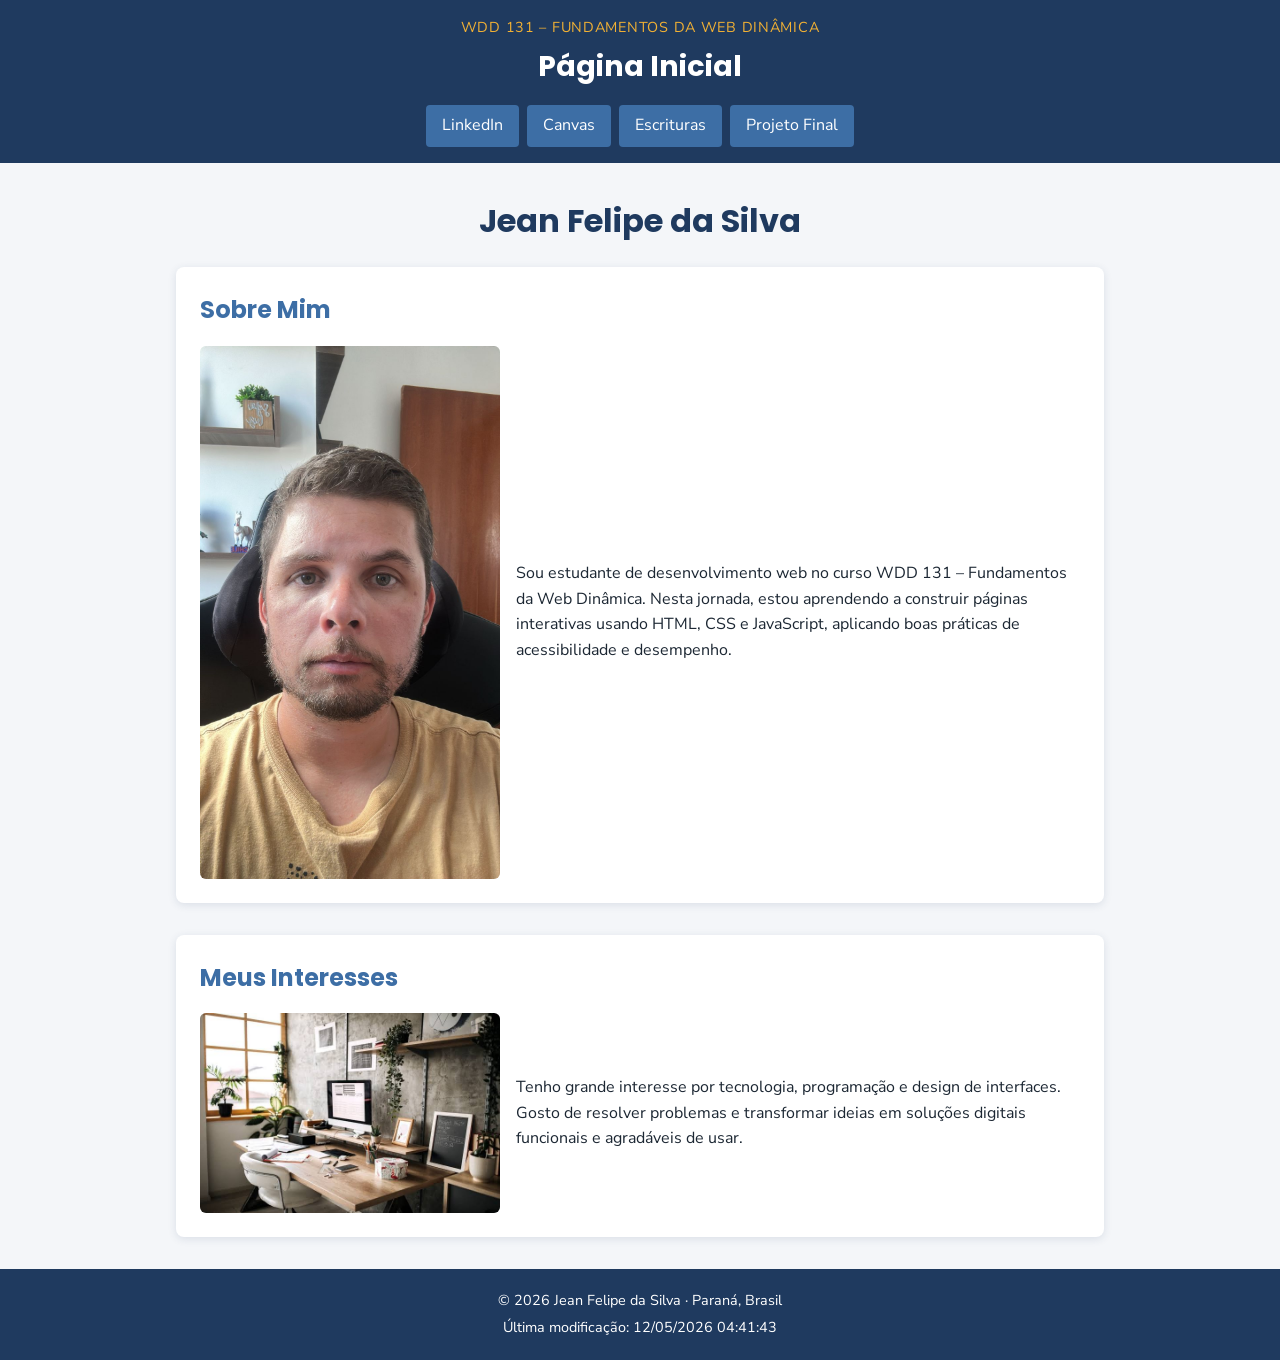
<file: index.html>
<!DOCTYPE html>
<html lang="pt-BR">
  <head>
    <meta charset="UTF-8" />
    <meta name="viewport" content="width=device-width, initial-scale=1.0" />
    <title>WDD 131 – Fundamentos da Web Dinâmica - Jean Felipe da Silva</title>
    <meta
      name="description"
      content="Página inicial do curso WDD 131 – Fundamentos da Web Dinâmica, de Jean Felipe da Silva. Demonstração de HTML, CSS e JavaScript, desenvolvimento web dinâmico, BYU-Idaho."
    />
    <meta name="author" content="Jean Felipe da Silva" />

    <link rel="preconnect" href="https://fonts.googleapis.com" />
    <link rel="preconnect" href="https://fonts.gstatic.com" crossorigin />
    <link
      href="https://fonts.googleapis.com/css2?family=Nunito+Sans:wght@400;600&family=Poppins:wght@600;700&display=swap"
      rel="stylesheet"
    />
    <link rel="stylesheet" href="estilos/base.css" />

    <script src="scripts/obterdatas.js" defer></script>
  </head>
  <body>
    <header>
      <span>WDD 131 – Fundamentos da Web Dinâmica</span>
      <h1>Página Inicial</h1>
      <nav>
        <a href="https://www.linkedin.com/in/jeanfsilva/" target="_blank" rel="noopener"
          >LinkedIn</a
        >
        <a href="https://byupw.instructure.com/" target="_blank" rel="noopener">Canvas</a>
        <a
          href="https://www.churchofjesuschrist.org/study/scriptures?lang=por"
          target="_blank"
          rel="noopener"
          >Escrituras</a
        >
        <a
          href="https://akamandakeru.github.io/wdd131/projeto/"
          target="_blank"
          rel="noopener"
          >Projeto Final</a
        >
      </nav>
    </header>

    <main>
      <h1>Jean Felipe da Silva</h1>

      <section class="card">
        <h2>Sobre Mim</h2>
        <img
          src="imagens/profile.jpeg"
          alt="Foto de perfil de Jean Felipe da Silva"
          width="300"
          height="200"
          loading="lazy"
        />
        <p>
          Sou estudante de desenvolvimento web no curso WDD 131 – Fundamentos da Web
          Dinâmica. Nesta jornada, estou aprendendo a construir páginas interativas
          usando HTML, CSS e JavaScript, aplicando boas práticas de acessibilidade e
          desempenho.
        </p>
      </section>

      <section class="card">
        <h2>Meus Interesses</h2>
        <img
          src="imagens/desktop.jpeg"
          alt="Espaço de trabalho com um computador e código na tela"
          width="300"
          height="200"
          loading="lazy"
        />
        <p>
          Tenho grande interesse por tecnologia, programação e design de interfaces.
          Gosto de resolver problemas e transformar ideias em soluções digitais
          funcionais e agradáveis de usar.
        </p>
      </section>
    </main>

    <footer>
      <p>&copy; <span id="anoatual"></span> Jean Felipe da Silva · Paraná, Brasil</p>
      <p id="ultimaModificacao"></p>
    </footer>
  </body>
</html>
</file>
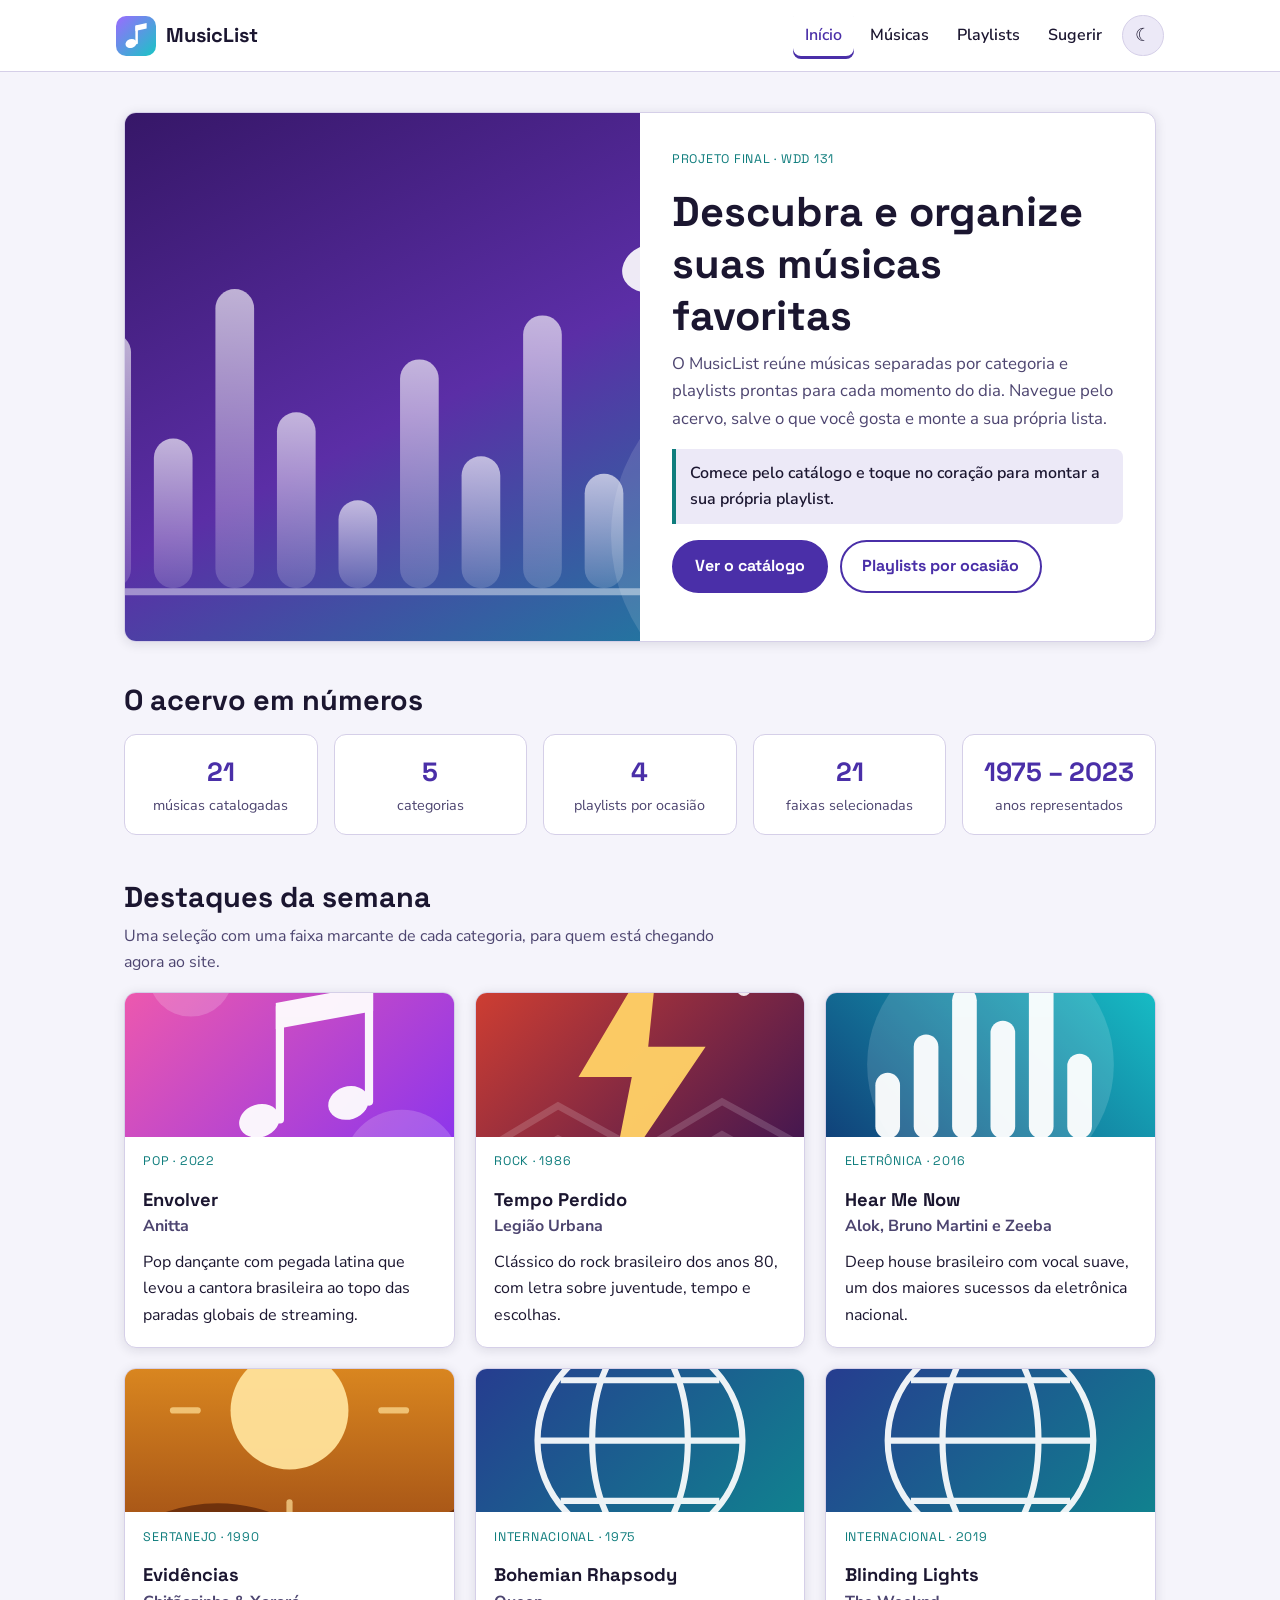
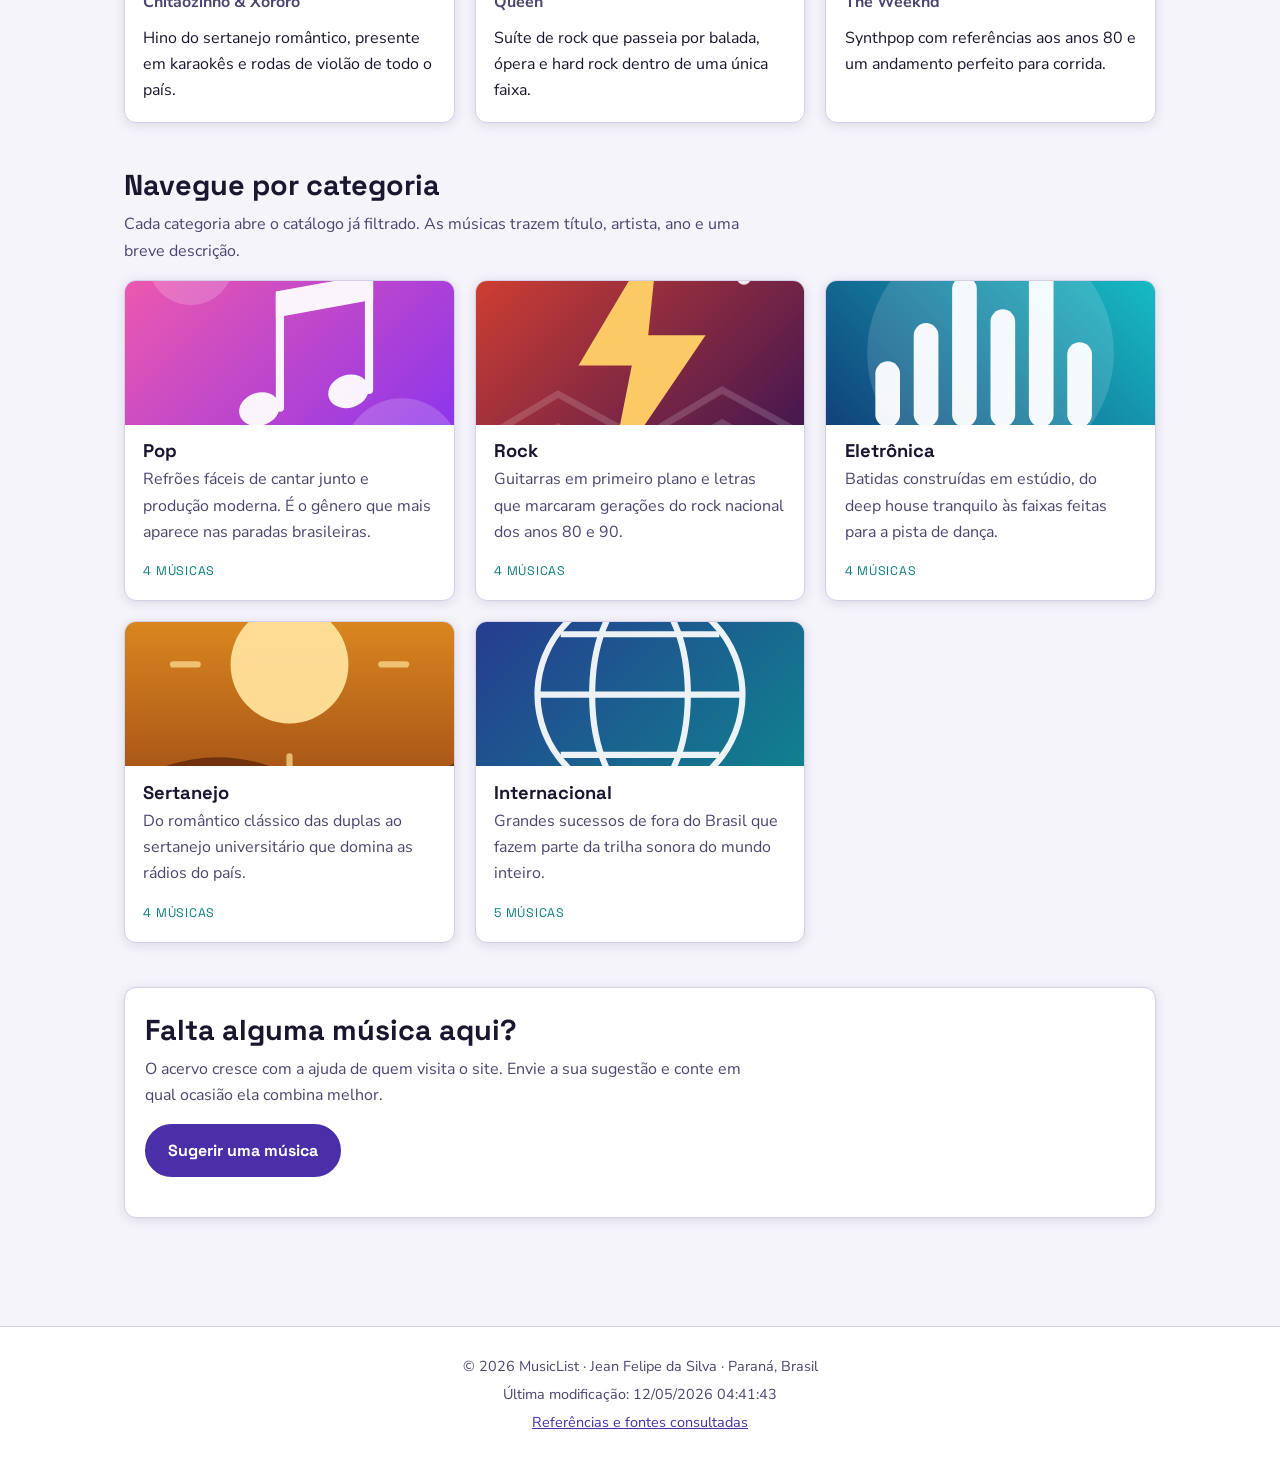
<file: projeto/index.html>
<!DOCTYPE html>
<html lang="pt-BR">
  <head>
    <meta charset="utf-8" />
    <meta name="viewport" content="width=device-width, initial-scale=1.0" />
    <title>MusicList – Descubra e organize suas músicas favoritas</title>
    <meta
      name="description"
      content="MusicList reúne músicas organizadas por categoria e playlists prontas para estudar, treinar, relaxar ou viajar. Projeto final de WDD 131 por Jean Felipe da Silva."
    />
    <meta name="author" content="Jean Felipe da Silva" />

    <link rel="icon" href="imagens/logo.svg" type="image/svg+xml" />
    <link rel="preconnect" href="https://fonts.googleapis.com" />
    <link rel="preconnect" href="https://fonts.gstatic.com" crossorigin />
    <link
      href="https://fonts.googleapis.com/css2?family=Nunito+Sans:wght@400;600;700&family=Space+Grotesk:wght@500;700&display=swap"
      rel="stylesheet"
    />
    <link rel="stylesheet" href="estilos/base.css" />
    <link rel="stylesheet" href="estilos/catalogo.css" />
    <link rel="stylesheet" href="estilos/inicio.css" />

    <script src="scripts/dados.js" defer></script>
    <script src="scripts/comum.js" defer></script>
    <script src="scripts/inicio.js" defer></script>
  </head>
  <body>
    <a class="pular" href="#principal">Pular para o conteúdo</a>

    <header class="cabecalho">
      <div class="barra">
        <a class="marca" href="index.html">
          <img src="imagens/logo.svg" alt="" width="40" height="40" />
          <span>MusicList</span>
        </a>

        <div class="acoes">
          <button
            type="button"
            id="alternarTema"
            class="botao-icone"
            aria-pressed="false"
            aria-label="Mudar para o tema escuro"
          >
            ☾
          </button>
          <button
            type="button"
            id="botaoMenu"
            class="botao-icone"
            aria-controls="navegacao"
            aria-expanded="false"
            aria-label="Abrir menu"
          >
            ☰
          </button>
        </div>

        <nav id="navegacao" aria-label="Navegação principal">
          <a class="atual" href="index.html" aria-current="page">Início</a>
          <a href="musicas.html">Músicas</a>
          <a href="playlists.html">
            Playlists
            <span class="contador" id="contadorFavoritos" hidden>
              <span class="visualmente-oculto">favoritas:</span>
              <span class="numero">0</span>
            </span>
          </a>
          <a href="sugerir.html">Sugerir</a>
        </nav>
      </div>
    </header>

    <main id="principal">
      <section class="capa">
        <img
          class="capa-imagem"
          src="imagens/destaque.svg"
          alt="Ilustração de um equalizador de áudio com notas musicais"
          width="1200"
          height="600"
          fetchpriority="high"
        />
        <div class="capa-texto">
          <p class="etiqueta">Projeto final · WDD 131</p>
          <h1>Descubra e organize suas músicas favoritas</h1>
          <p class="chamada">
            O MusicList reúne músicas separadas por categoria e playlists prontas para
            cada momento do dia. Navegue pelo acervo, salve o que você gosta e monte a
            sua própria lista.
          </p>
          <p class="aviso" id="aviso" role="status"></p>
          <p class="botoes">
            <a class="botao-principal" href="musicas.html">Ver o catálogo</a>
            <a class="botao-secundario" href="playlists.html">Playlists por ocasião</a>
          </p>
        </div>
      </section>

      <section class="secao" aria-labelledby="tituloNumeros">
        <h2 id="tituloNumeros">O acervo em números</h2>
        <div class="numeros reservando" id="numeros"></div>
      </section>

      <section class="secao" aria-labelledby="tituloDestaques">
        <h2 id="tituloDestaques">Destaques da semana</h2>
        <p class="apoio">
          Uma seleção com uma faixa marcante de cada categoria, para quem está chegando
          agora ao site.
        </p>
        <ul class="grade-destaques reservando" id="destaques"></ul>
      </section>

      <section class="secao" aria-labelledby="tituloGeneros">
        <h2 id="tituloGeneros">Navegue por categoria</h2>
        <p class="apoio">
          Cada categoria abre o catálogo já filtrado. As músicas trazem título, artista,
          ano e uma breve descrição.
        </p>
        <ul class="grade-generos reservando" id="generos"></ul>
      </section>

      <section class="secao chamada-final" aria-labelledby="tituloSugestao">
        <h2 id="tituloSugestao">Falta alguma música aqui?</h2>
        <p>
          O acervo cresce com a ajuda de quem visita o site. Envie a sua sugestão e conte
          em qual ocasião ela combina melhor.
        </p>
        <p><a class="botao-principal" href="sugerir.html">Sugerir uma música</a></p>
      </section>
    </main>

    <footer class="rodape">
      <p>&copy; <span id="anoAtual"></span> MusicList · Jean Felipe da Silva · Paraná, Brasil</p>
      <p id="ultimaModificacao"></p>
      <p><a href="referencias.html">Referências e fontes consultadas</a></p>
    </footer>
  </body>
</html>
</file>
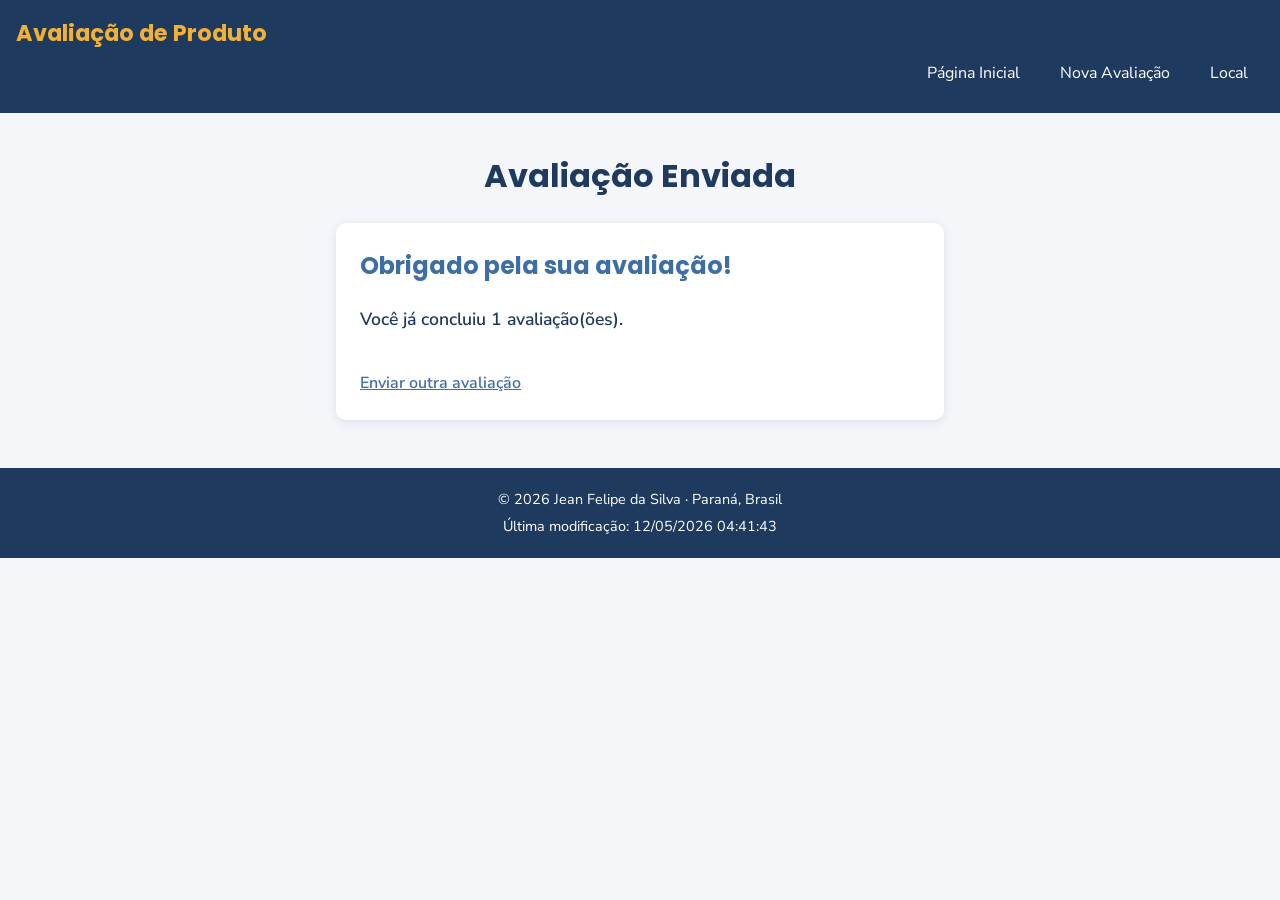
<file: avaliacao.html>
<!DOCTYPE html>
<html lang="pt-BR">
  <head>
    <meta charset="utf-8" />
    <meta name="viewport" content="width=device-width, initial-scale=1.0" />
    <title>WDD 131 – Avaliação Enviada - Jean Felipe da Silva</title>
    <meta
      name="description"
      content="Confirmação de envio do formulário de avaliação de produto, criada por Jean Felipe da Silva para o curso WDD 131."
    />
    <meta name="author" content="Jean Felipe da Silva" />

    <link rel="preconnect" href="https://fonts.googleapis.com" />
    <link rel="preconnect" href="https://fonts.gstatic.com" crossorigin />
    <link
      href="https://fonts.googleapis.com/css2?family=Nunito+Sans:wght@400;600&family=Poppins:wght@600;700&display=swap"
      rel="stylesheet"
    />
    <link rel="stylesheet" href="estilos/formulario.css" />

    <script src="scripts/comum.js" defer></script>
    <script src="scripts/avaliacao.js" defer></script>
  </head>
  <body>
    <header>
      <span class="titulo-site">Avaliação de Produto</span>
      <button id="menu" aria-label="Abrir menu" aria-expanded="false">&#9776;</button>
      <nav id="navegacao">
        <a href="index.html">Página Inicial</a>
        <a href="formulario.html">Nova Avaliação</a>
        <a href="local.html">Local</a>
      </nav>
    </header>

    <main>
      <h1>Avaliação Enviada</h1>

      <section class="confirmacao">
        <h2>Obrigado pela sua avaliação!</h2>
        <p class="contador">
          Você já concluiu <span id="totalAvaliacoes">0</span> avaliação(ões).
        </p>

        <dl id="resumo"></dl>

        <a class="voltar" href="formulario.html">Enviar outra avaliação</a>
      </section>
    </main>

    <footer>
      <p>&copy; <span id="anoatual"></span> Jean Felipe da Silva · Paraná, Brasil</p>
      <p id="ultimaModificacao"></p>
    </footer>
  </body>
</html>
</file>
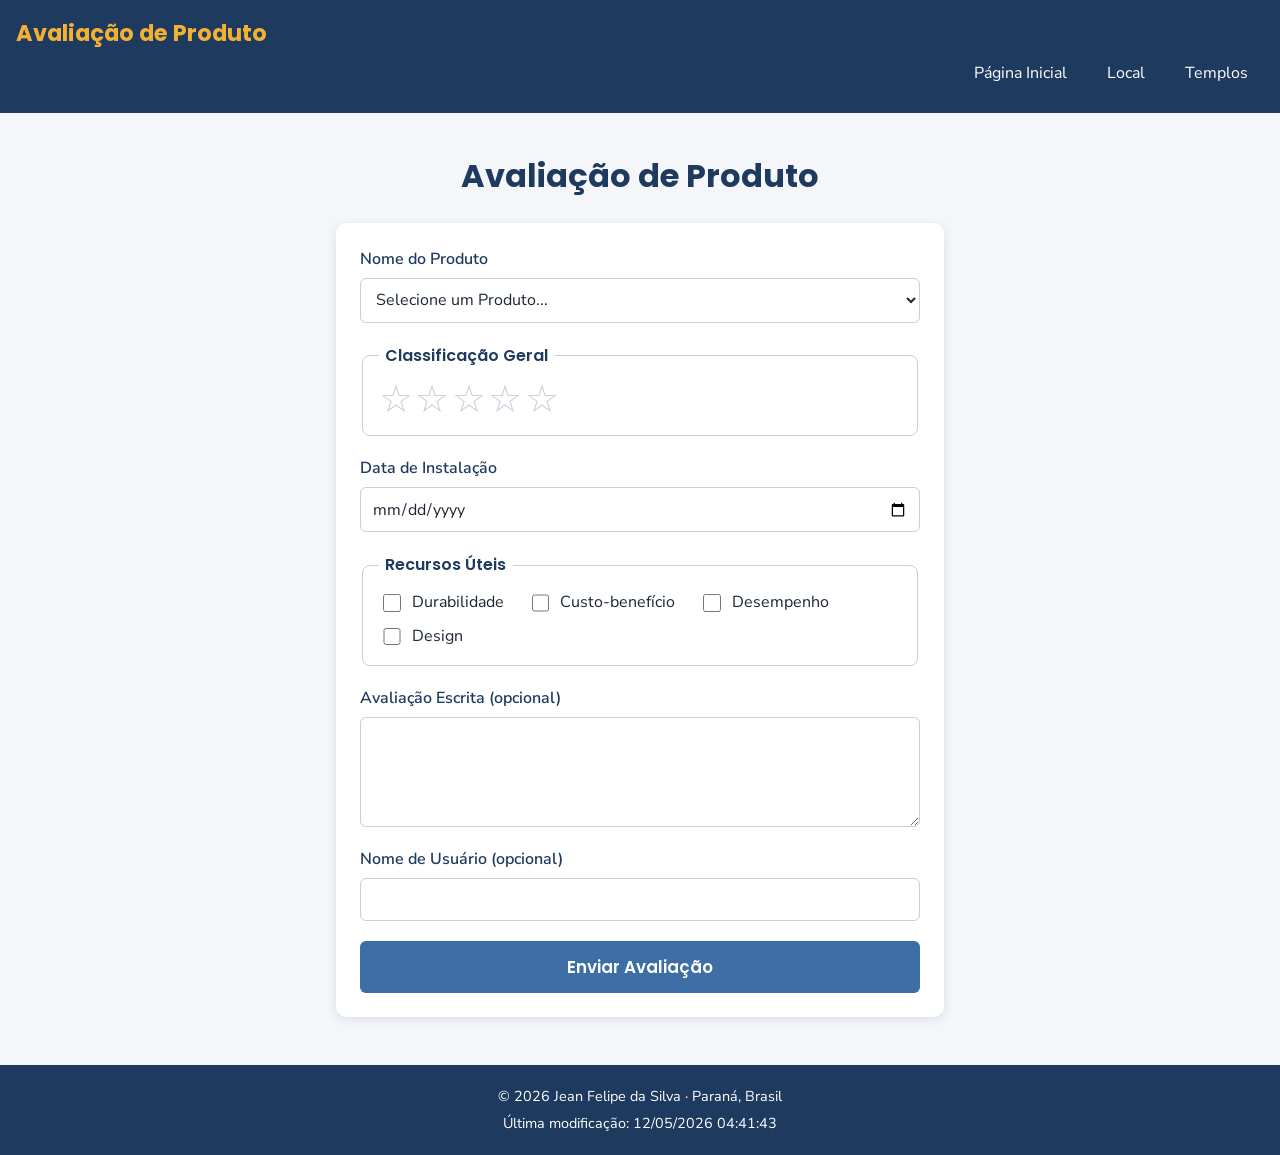
<file: formulario.html>
<!DOCTYPE html>
<html lang="pt-BR">
  <head>
    <meta charset="utf-8" />
    <meta name="viewport" content="width=device-width, initial-scale=1.0" />
    <title>WDD 131 – Avaliação de Produto - Jean Felipe da Silva</title>
    <meta
      name="description"
      content="Formulário de avaliação de produto, criado por Jean Felipe da Silva para o curso WDD 131."
    />
    <meta name="author" content="Jean Felipe da Silva" />

    <link rel="preconnect" href="https://fonts.googleapis.com" />
    <link rel="preconnect" href="https://fonts.gstatic.com" crossorigin />
    <link
      href="https://fonts.googleapis.com/css2?family=Nunito+Sans:wght@400;600&family=Poppins:wght@600;700&display=swap"
      rel="stylesheet"
    />
    <link rel="stylesheet" href="estilos/formulario.css" />

    <script src="scripts/comum.js" defer></script>
    <script src="scripts/formulario.js" defer></script>
  </head>
  <body>
    <header>
      <span class="titulo-site">Avaliação de Produto</span>
      <button id="menu" aria-label="Abrir menu" aria-expanded="false">&#9776;</button>
      <nav id="navegacao">
        <a href="index.html">Página Inicial</a>
        <a href="local.html">Local</a>
        <a href="templos-filtrados.html">Templos</a>
      </nav>
    </header>

    <main>
      <h1>Avaliação de Produto</h1>

      <form method="get" action="avaliacao.html" class="formulario-avaliacao">
        <label for="nomeProduto">
          Nome do Produto
          <select id="nomeProduto" name="nomeProduto" required>
            <option value="" disabled selected>Selecione um Produto...</option>
          </select>
        </label>

        <fieldset class="classificacao">
          <legend>Classificação Geral</legend>
          <div class="estrelas">
            <input type="radio" id="nota1" name="classificacao" value="1" required />
            <label for="nota1" aria-label="1 estrela">&star;</label>

            <input type="radio" id="nota2" name="classificacao" value="2" />
            <label for="nota2" aria-label="2 estrelas">&star;</label>

            <input type="radio" id="nota3" name="classificacao" value="3" />
            <label for="nota3" aria-label="3 estrelas">&star;</label>

            <input type="radio" id="nota4" name="classificacao" value="4" />
            <label for="nota4" aria-label="4 estrelas">&star;</label>

            <input type="radio" id="nota5" name="classificacao" value="5" />
            <label for="nota5" aria-label="5 estrelas">&star;</label>
          </div>
        </fieldset>

        <label for="dataInstalacao">
          Data de Instalação
          <input type="date" id="dataInstalacao" name="dataInstalacao" required />
        </label>

        <fieldset class="recursos">
          <legend>Recursos Úteis</legend>
          <label class="checkbox">
            <input type="checkbox" id="recursoDurabilidade" name="recursos" value="durabilidade" />
            Durabilidade
          </label>
          <label class="checkbox">
            <input type="checkbox" id="recursoCustoBeneficio" name="recursos" value="custo-beneficio" />
            Custo-benefício
          </label>
          <label class="checkbox">
            <input type="checkbox" id="recursoDesempenho" name="recursos" value="desempenho" />
            Desempenho
          </label>
          <label class="checkbox">
            <input type="checkbox" id="recursoDesign" name="recursos" value="design" />
            Design
          </label>
        </fieldset>

        <label for="avaliacaoEscrita">
          Avaliação Escrita (opcional)
          <textarea id="avaliacaoEscrita" name="avaliacaoEscrita" rows="4"></textarea>
        </label>

        <label for="nomeUsuario">
          Nome de Usuário (opcional)
          <input type="text" id="nomeUsuario" name="nomeUsuario" />
        </label>

        <input type="submit" value="Enviar Avaliação" class="botao-enviar" />
      </form>
    </main>

    <footer>
      <p>&copy; <span id="anoatual"></span> Jean Felipe da Silva · Paraná, Brasil</p>
      <p id="ultimaModificacao"></p>
    </footer>
  </body>
</html>
</file>
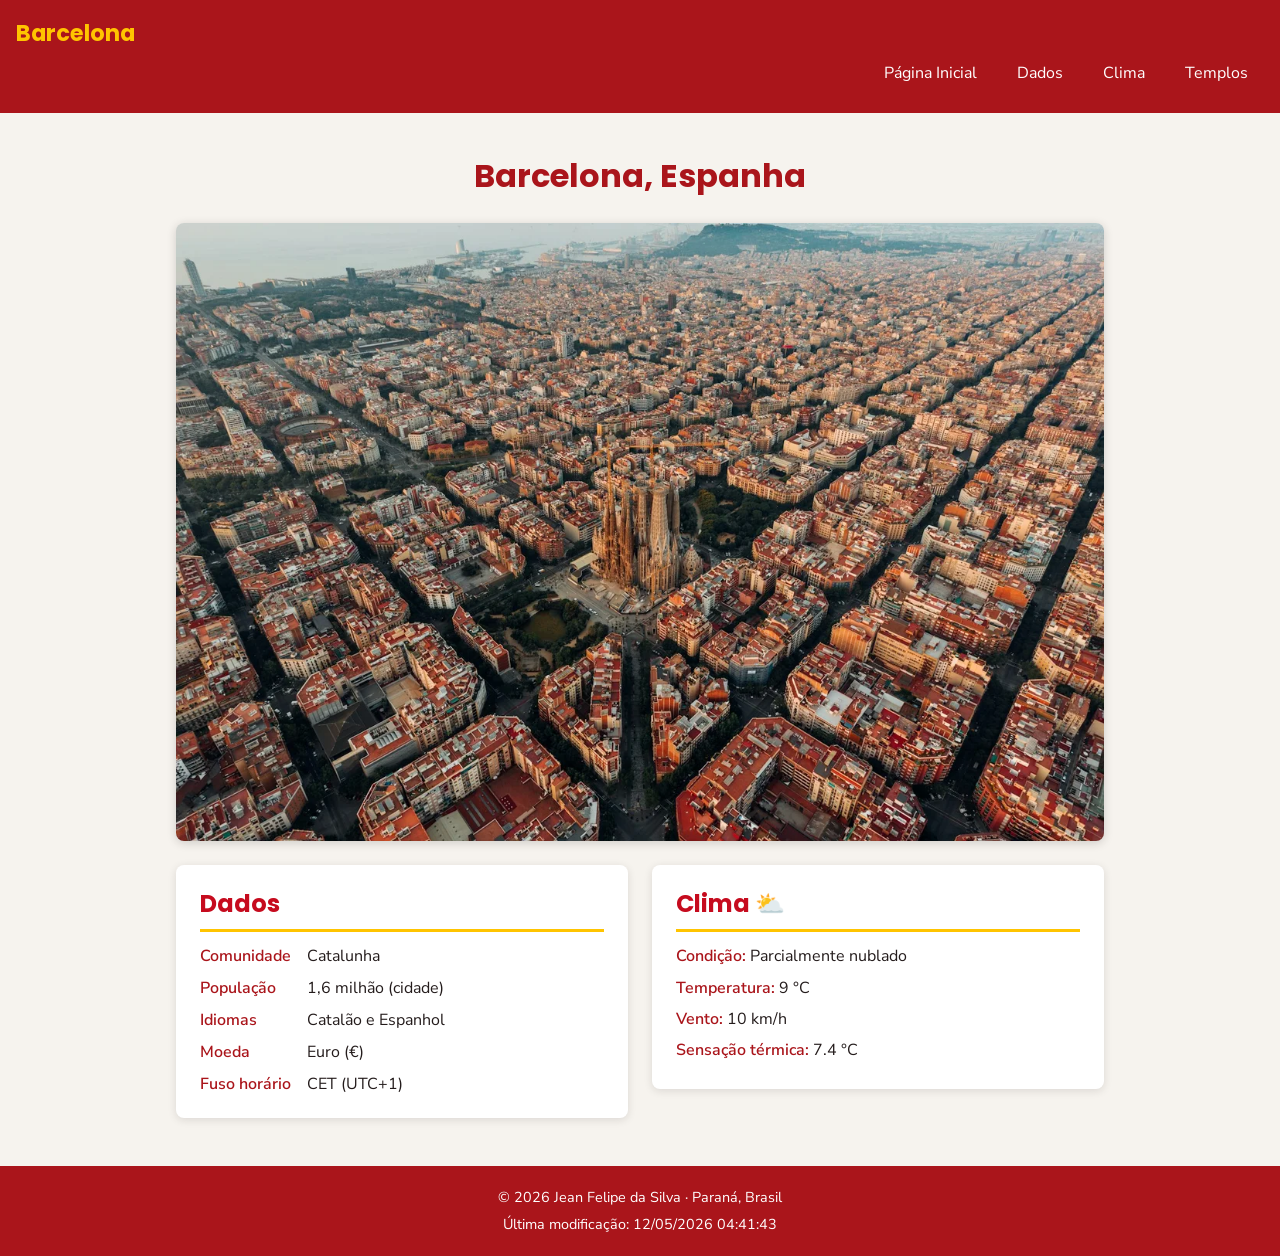
<file: local.html>
<!DOCTYPE html>
<html lang="pt-BR">
  <head>
    <meta charset="utf-8" />
    <meta name="viewport" content="width=device-width, initial-scale=1.0" />
    <title>WDD 131 – Barcelona, Espanha - Jean Felipe da Silva</title>
    <meta
      name="description"
      content="Página sobre Barcelona, Espanha, com dados do local e informações de clima, criada por Jean Felipe da Silva para o curso WDD 131."
    />
    <meta name="author" content="Jean Felipe da Silva" />

    <link rel="preconnect" href="https://fonts.googleapis.com" />
    <link rel="preconnect" href="https://fonts.gstatic.com" crossorigin />
    <link
      href="https://fonts.googleapis.com/css2?family=Nunito+Sans:wght@400;600&family=Poppins:wght@600;700&display=swap"
      rel="stylesheet"
    />
    <link rel="stylesheet" href="estilos/local.css" />

    <script src="scripts/local.js" defer></script>
  </head>
  <body>
    <header>
      <span class="titulo-site">Barcelona</span>
      <button id="menu" aria-label="Abrir menu" aria-expanded="false">&#9776;</button>
      <nav id="navegacao">
        <a href="index.html">Página Inicial</a>
        <a href="#dados">Dados</a>
        <a href="#clima">Clima</a>
        <a href="templos.html">Templos</a>
      </nav>
    </header>

    <main>
      <h1>Barcelona, Espanha</h1>

      <picture class="hero">
        <source
          srcset="imagens/barcelona/barcelona-large.webp"
          media="(min-width: 700px)"
        />
        <img
          src="imagens/barcelona/barcelona-small.webp"
          srcset="
            imagens/barcelona/barcelona-small.webp 600w,
            imagens/barcelona/barcelona-large.webp 1200w
          "
          sizes="(min-width: 700px) 1000px, 100vw"
          alt="Vista aérea de Barcelona com a Sagrada Família ao centro"
          width="1200"
          height="800"
        />
      </picture>

      <div class="conteudo">
        <section id="dados" class="dados">
          <h2>Dados</h2>
          <dl>
            <dt>Comunidade</dt>
            <dd>Catalunha</dd>
            <dt>População</dt>
            <dd>1,6 milhão (cidade)</dd>
            <dt>Idiomas</dt>
            <dd>Catalão e Espanhol</dd>
            <dt>Moeda</dt>
            <dd>Euro (€)</dd>
            <dt>Fuso horário</dt>
            <dd>CET (UTC+1)</dd>
          </dl>
        </section>

        <section id="clima" class="clima">
          <h2>Clima</h2>
          <img
            class="icone-clima"
            src="imagens/barcelona/clima.svg"
            alt="Parcialmente nublado"
            width="48"
            height="48"
          />
          <p><span class="rotulo">Condição:</span> Parcialmente nublado</p>
          <p><span class="rotulo">Temperatura:</span> 9 °C</p>
          <p><span class="rotulo">Vento:</span> 10 km/h</p>
          <p>
            <span class="rotulo">Sensação térmica:</span>
            <span id="sensacaoTermica">N/A</span>
          </p>
        </section>
      </div>
    </main>

    <footer>
      <p>&copy; <span id="anoatual"></span> Jean Felipe da Silva · Paraná, Brasil</p>
      <p id="ultimaModificacao"></p>
    </footer>
  </body>
</html>
</file>
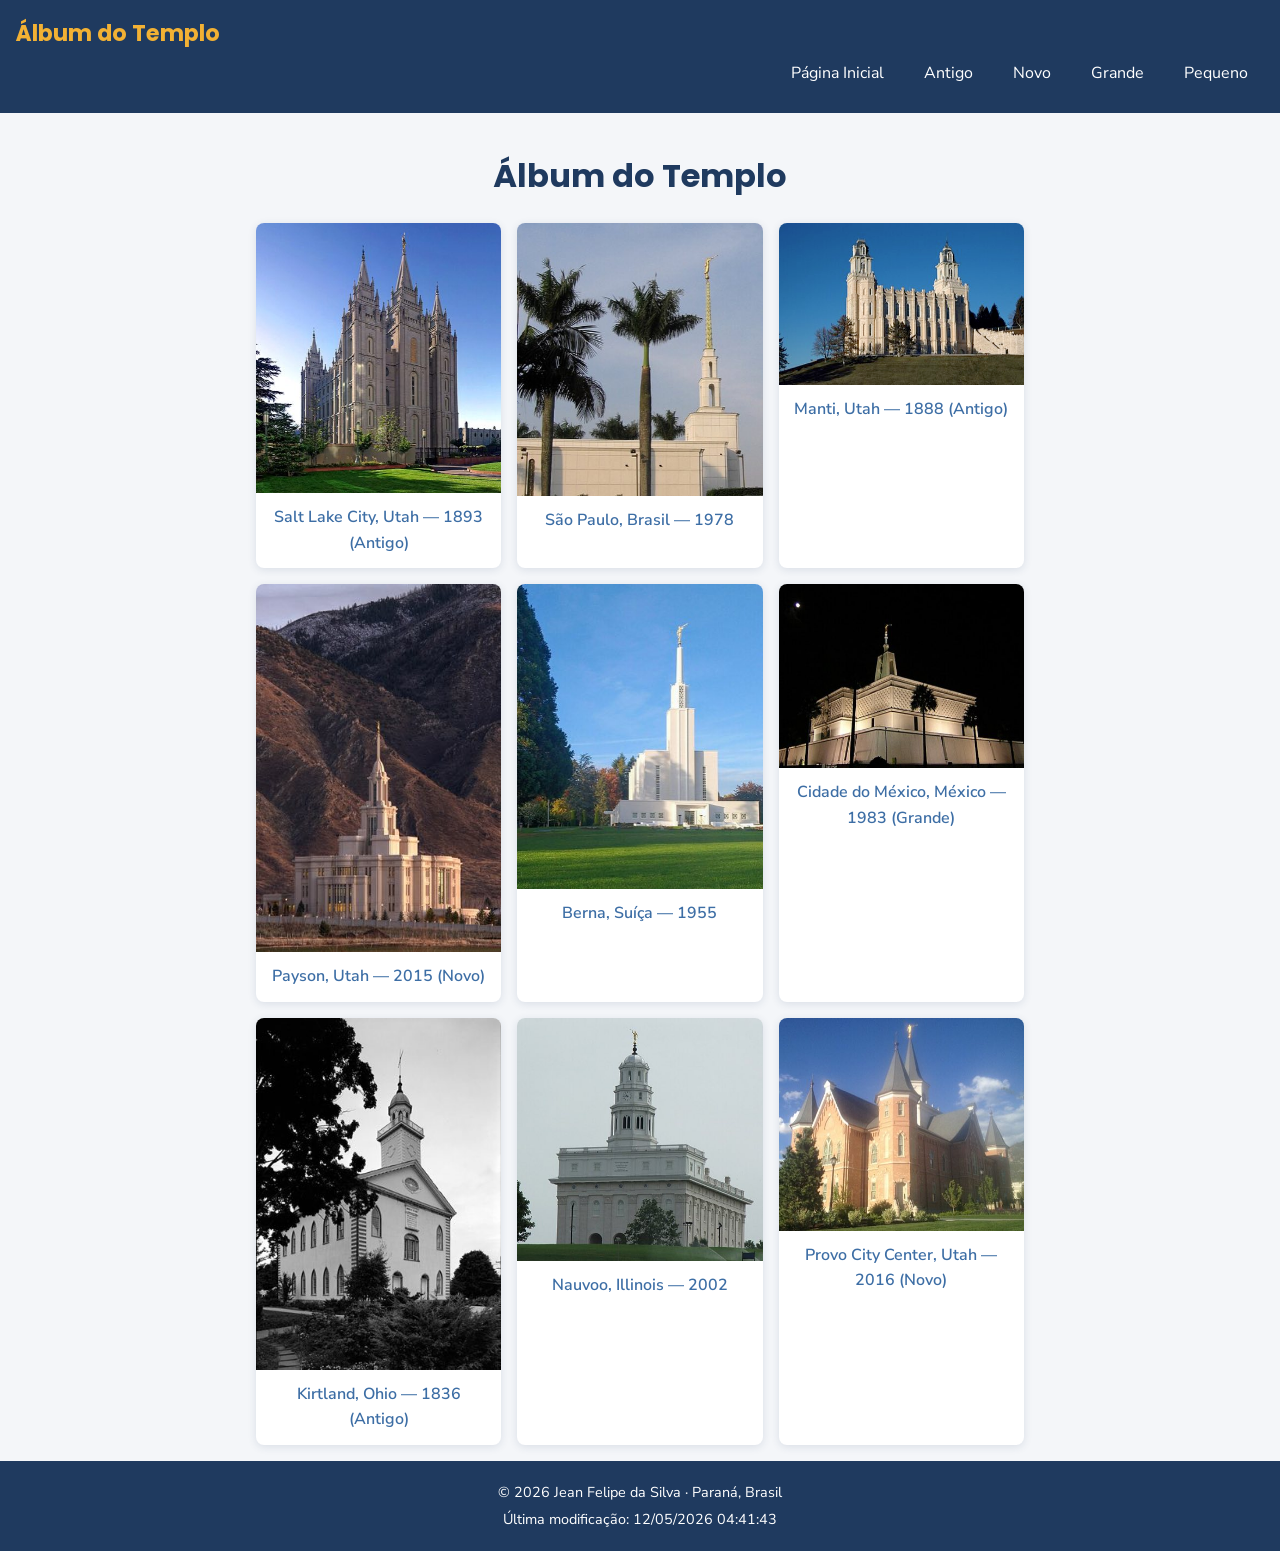
<file: templos.html>
<!DOCTYPE html>
<html lang="pt-BR">
  <head>
    <meta charset="utf-8" />
    <meta name="viewport" content="width=device-width, initial-scale=1.0" />
    <title>WDD 131 – Álbum do Templo - Jean Felipe da Silva</title>
    <meta
      name="description"
      content="Álbum de fotos de templos de A Igreja de Jesus Cristo dos Santos dos Últimos Dias, criado por Jean Felipe da Silva para o curso WDD 131."
    />
    <meta name="author" content="Jean Felipe da Silva" />

    <link rel="preconnect" href="https://fonts.googleapis.com" />
    <link rel="preconnect" href="https://fonts.gstatic.com" crossorigin />
    <link
      href="https://fonts.googleapis.com/css2?family=Nunito+Sans:wght@400;600&family=Poppins:wght@600;700&display=swap"
      rel="stylesheet"
    />
    <link rel="stylesheet" href="estilos/templos.css" />
    <link rel="stylesheet" href="estilos/templos-grandes.css" />

    <script src="scripts/templos.js" defer></script>
  </head>
  <body>
    <header>
      <span class="titulo-site">Álbum do Templo</span>
      <button id="menu" aria-label="Abrir menu" aria-expanded="false">&#9776;</button>
      <nav id="navegacao">
        <a href="index.html">Página Inicial</a>
        <a href="#">Antigo</a>
        <a href="#">Novo</a>
        <a href="#">Grande</a>
        <a href="#">Pequeno</a>
      </nav>
    </header>

    <main>
      <h1>Álbum do Templo</h1>

      <div class="galeria">
        <figure>
          <img src="imagens/templos/salt-lake.jpg" alt="Templo de Salt Lake" loading="lazy" />
          <figcaption>Salt Lake City, Utah — 1893 (Antigo)</figcaption>
        </figure>

        <figure>
          <img src="imagens/templos/sao-paulo.jpg" alt="Templo de São Paulo Brasil" loading="lazy" />
          <figcaption>São Paulo, Brasil — 1978</figcaption>
        </figure>

        <figure>
          <img src="imagens/templos/manti.jpg" alt="Templo de Manti Utah" loading="lazy" />
          <figcaption>Manti, Utah — 1888 (Antigo)</figcaption>
        </figure>

        <figure>
          <img src="imagens/templos/payson.jpg" alt="Templo de Payson Utah" loading="lazy" />
          <figcaption>Payson, Utah — 2015 (Novo)</figcaption>
        </figure>

        <figure>
          <img src="imagens/templos/bern.jpg" alt="Templo de Berna Suíça" loading="lazy" />
          <figcaption>Berna, Suíça — 1955</figcaption>
        </figure>

        <figure>
          <img src="imagens/templos/mexico-city.jpg" alt="Templo da Cidade do México" loading="lazy" />
          <figcaption>Cidade do México, México — 1983 (Grande)</figcaption>
        </figure>

        <figure>
          <img src="imagens/templos/kirtland.jpg" alt="Templo de Kirtland Ohio" loading="lazy" />
          <figcaption>Kirtland, Ohio — 1836 (Antigo)</figcaption>
        </figure>

        <figure>
          <img src="imagens/templos/nauvoo.jpg" alt="Templo de Nauvoo Illinois" loading="lazy" />
          <figcaption>Nauvoo, Illinois — 2002</figcaption>
        </figure>

        <figure>
          <img src="imagens/templos/provo-city.jpg" alt="Templo da Cidade de Provo Utah" loading="lazy" />
          <figcaption>Provo City Center, Utah — 2016 (Novo)</figcaption>
        </figure>
      </div>
    </main>

    <footer>
      <p>&copy; <span id="anoatual"></span> Jean Felipe da Silva · Paraná, Brasil</p>
      <p id="ultimaModificacao"></p>
    </footer>
  </body>
</html>
</file>
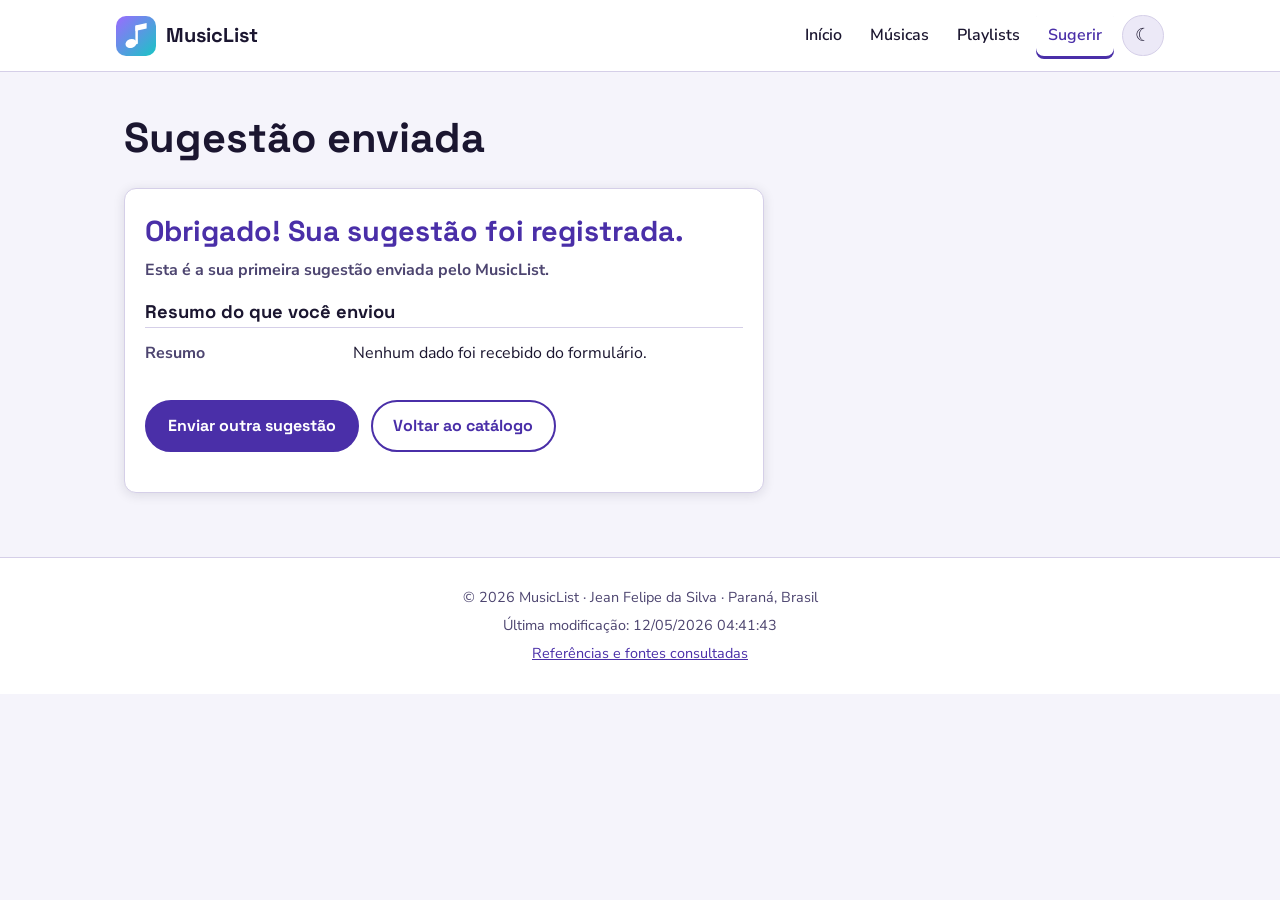
<file: projeto/enviado.html>
<!DOCTYPE html>
<html lang="pt-BR">
  <head>
    <meta charset="utf-8" />
    <meta name="viewport" content="width=device-width, initial-scale=1.0" />
    <title>Sugestão enviada – MusicList</title>
    <meta
      name="description"
      content="Confirmação da sugestão enviada ao MusicList, com o resumo dos dados informados no formulário."
    />
    <meta name="author" content="Jean Felipe da Silva" />

    <link rel="icon" href="imagens/logo.svg" type="image/svg+xml" />
    <link rel="preconnect" href="https://fonts.googleapis.com" />
    <link rel="preconnect" href="https://fonts.gstatic.com" crossorigin />
    <link
      href="https://fonts.googleapis.com/css2?family=Nunito+Sans:wght@400;600;700&family=Space+Grotesk:wght@500;700&display=swap"
      rel="stylesheet"
    />
    <link rel="stylesheet" href="estilos/base.css" />
    <link rel="stylesheet" href="estilos/formulario.css" />

    <script src="scripts/dados.js" defer></script>
    <script src="scripts/comum.js" defer></script>
    <script src="scripts/enviado.js" defer></script>
  </head>
  <body>
    <a class="pular" href="#principal">Pular para o conteúdo</a>

    <header class="cabecalho">
      <div class="barra">
        <a class="marca" href="index.html">
          <img src="imagens/logo.svg" alt="" width="40" height="40" />
          <span>MusicList</span>
        </a>

        <div class="acoes">
          <button
            type="button"
            id="alternarTema"
            class="botao-icone"
            aria-pressed="false"
            aria-label="Mudar para o tema escuro"
          >
            ☾
          </button>
          <button
            type="button"
            id="botaoMenu"
            class="botao-icone"
            aria-controls="navegacao"
            aria-expanded="false"
            aria-label="Abrir menu"
          >
            ☰
          </button>
        </div>

        <nav id="navegacao" aria-label="Navegação principal">
          <a href="index.html">Início</a>
          <a href="musicas.html">Músicas</a>
          <a href="playlists.html">
            Playlists
            <span class="contador" id="contadorFavoritos" hidden>
              <span class="visualmente-oculto">favoritas:</span>
              <span class="numero">0</span>
            </span>
          </a>
          <a class="atual" href="sugerir.html" aria-current="page">Sugerir</a>
        </nav>
      </div>
    </header>

    <main id="principal">
      <h1>Sugestão enviada</h1>

      <section class="confirmacao" aria-labelledby="tituloConfirmacao">
        <h2 id="tituloConfirmacao" class="saudacao">
          <span id="saudacao">Obrigado! Sua sugestão foi registrada.</span>
        </h2>
        <p class="total" id="totalSugestoes"></p>

        <h3>Resumo do que você enviou</h3>
        <dl class="resumo" id="resumo"></dl>

        <p class="botoes">
          <a class="botao-principal" href="sugerir.html">Enviar outra sugestão</a>
          <a class="botao-secundario" href="musicas.html">Voltar ao catálogo</a>
        </p>
      </section>
    </main>

    <footer class="rodape">
      <p>&copy; <span id="anoAtual"></span> MusicList · Jean Felipe da Silva · Paraná, Brasil</p>
      <p id="ultimaModificacao"></p>
      <p><a href="referencias.html">Referências e fontes consultadas</a></p>
    </footer>
  </body>
</html>
</file>
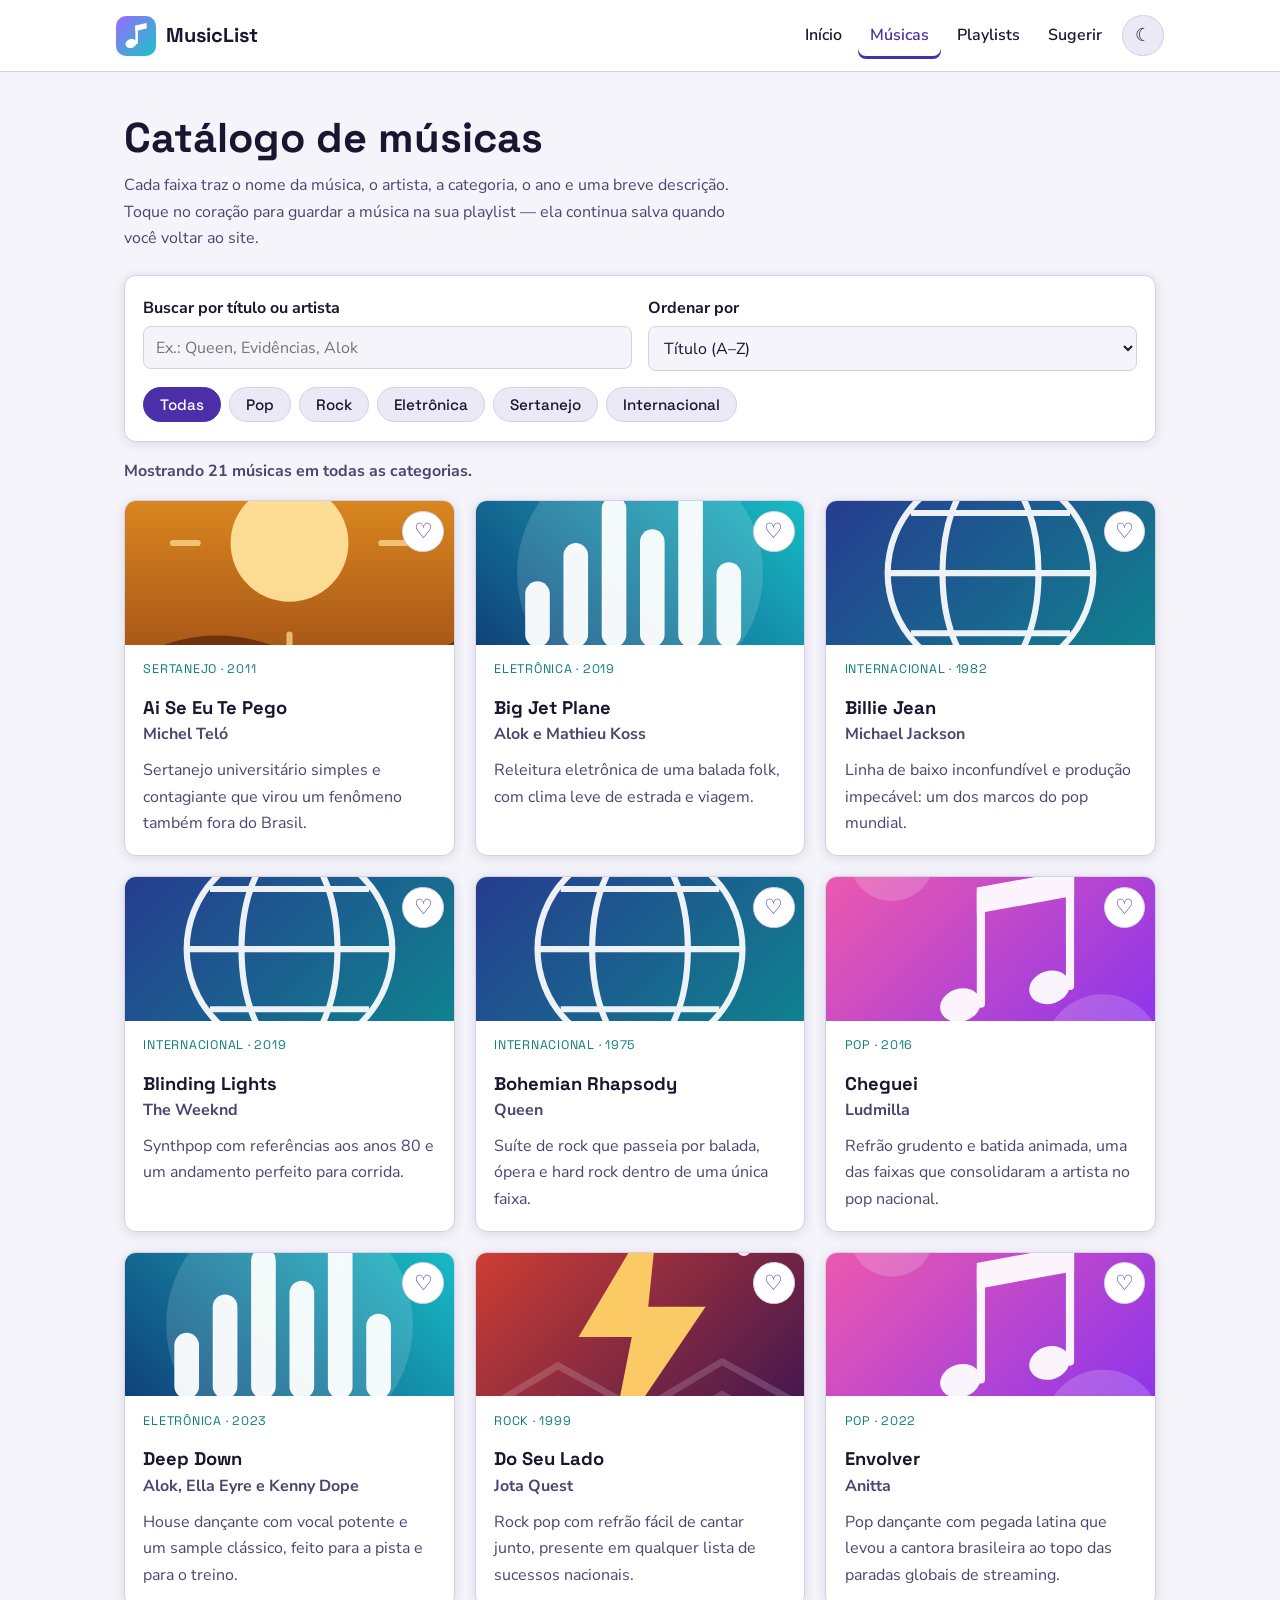
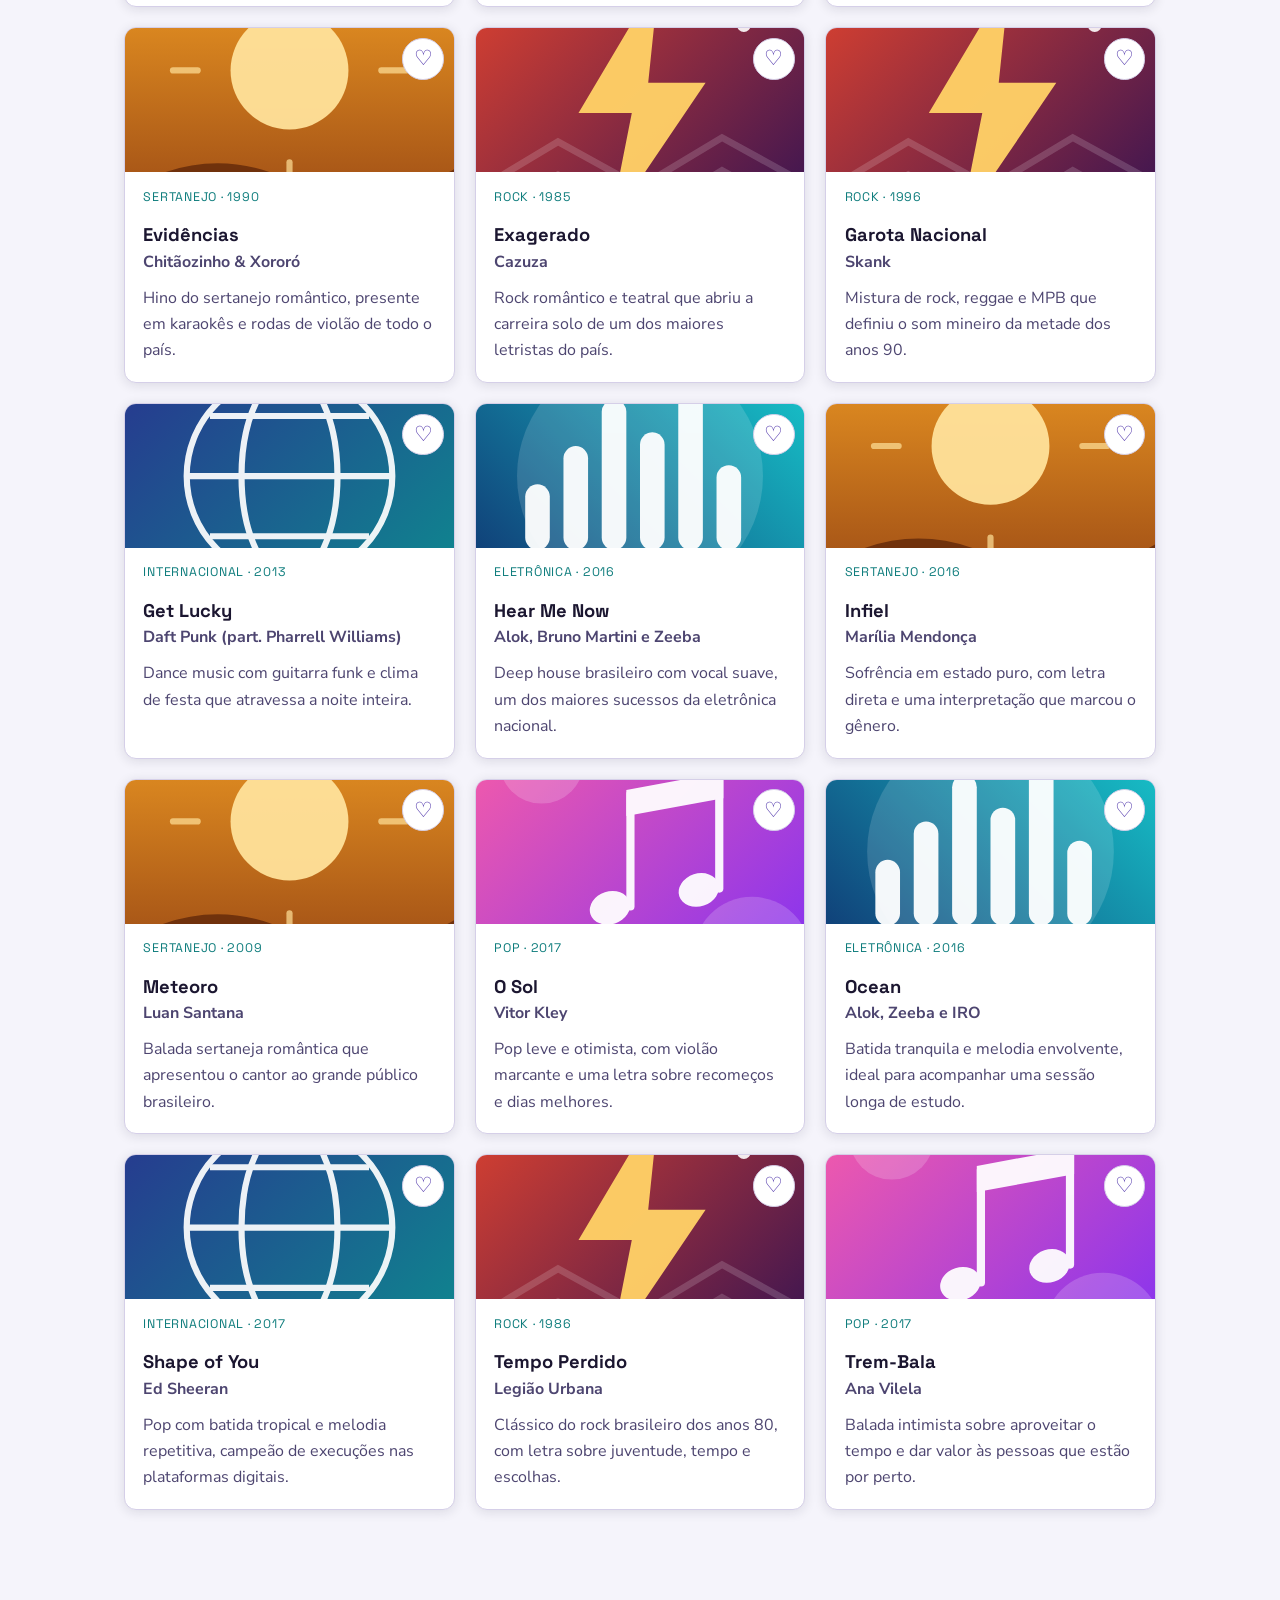
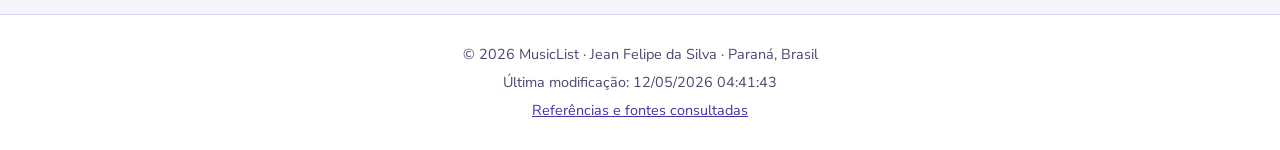
<file: projeto/musicas.html>
<!DOCTYPE html>
<html lang="pt-BR">
  <head>
    <meta charset="utf-8" />
    <meta name="viewport" content="width=device-width, initial-scale=1.0" />
    <title>Catálogo de músicas – MusicList</title>
    <meta
      name="description"
      content="Catálogo do MusicList com músicas de pop, rock, eletrônica, sertanejo e internacional. Filtre por categoria, busque por artista e salve suas favoritas."
    />
    <meta name="author" content="Jean Felipe da Silva" />

    <link rel="icon" href="imagens/logo.svg" type="image/svg+xml" />
    <link rel="preconnect" href="https://fonts.googleapis.com" />
    <link rel="preconnect" href="https://fonts.gstatic.com" crossorigin />
    <link
      href="https://fonts.googleapis.com/css2?family=Nunito+Sans:wght@400;600;700&family=Space+Grotesk:wght@500;700&display=swap"
      rel="stylesheet"
    />
    <link rel="stylesheet" href="estilos/base.css" />
    <link rel="stylesheet" href="estilos/catalogo.css" />
    <link rel="stylesheet" href="estilos/musicas.css" />

    <script src="scripts/dados.js" defer></script>
    <script src="scripts/comum.js" defer></script>
    <script src="scripts/musicas.js" defer></script>
  </head>
  <body>
    <a class="pular" href="#principal">Pular para o conteúdo</a>

    <header class="cabecalho">
      <div class="barra">
        <a class="marca" href="index.html">
          <img src="imagens/logo.svg" alt="" width="40" height="40" />
          <span>MusicList</span>
        </a>

        <div class="acoes">
          <button
            type="button"
            id="alternarTema"
            class="botao-icone"
            aria-pressed="false"
            aria-label="Mudar para o tema escuro"
          >
            ☾
          </button>
          <button
            type="button"
            id="botaoMenu"
            class="botao-icone"
            aria-controls="navegacao"
            aria-expanded="false"
            aria-label="Abrir menu"
          >
            ☰
          </button>
        </div>

        <nav id="navegacao" aria-label="Navegação principal">
          <a href="index.html">Início</a>
          <a class="atual" href="musicas.html" aria-current="page">Músicas</a>
          <a href="playlists.html">
            Playlists
            <span class="contador" id="contadorFavoritos" hidden>
              <span class="visualmente-oculto">favoritas:</span>
              <span class="numero">0</span>
            </span>
          </a>
          <a href="sugerir.html">Sugerir</a>
        </nav>
      </div>
    </header>

    <main id="principal">
      <h1>Catálogo de músicas</h1>
      <p class="apoio">
        Cada faixa traz o nome da música, o artista, a categoria, o ano e uma breve
        descrição. Toque no coração para guardar a música na sua playlist — ela continua
        salva quando você voltar ao site.
      </p>

      <section class="filtros" aria-labelledby="tituloFiltros">
        <h2 id="tituloFiltros" class="visualmente-oculto">Filtrar o catálogo</h2>

        <div class="campos">
          <p class="campo">
            <label for="busca">Buscar por título ou artista</label>
            <input
              type="search"
              id="busca"
              name="busca"
              autocomplete="off"
              placeholder="Ex.: Queen, Evidências, Alok"
            />
          </p>

          <p class="campo">
            <label for="ordem">Ordenar por</label>
            <select id="ordem" name="ordem">
              <option value="titulo">Título (A–Z)</option>
              <option value="artista">Artista (A–Z)</option>
              <option value="recentes">Mais recentes</option>
              <option value="antigas">Mais antigas</option>
            </select>
          </p>
        </div>

        <div class="chips" id="chipsGenero" role="group" aria-label="Filtrar por categoria"></div>
      </section>

      <p class="contagem" id="contagem" role="status"></p>
      <p class="sem-resultados" id="semResultados" hidden></p>

      <ul class="grade-musicas reservando" id="galeria"></ul>
    </main>

    <footer class="rodape">
      <p>&copy; <span id="anoAtual"></span> MusicList · Jean Felipe da Silva · Paraná, Brasil</p>
      <p id="ultimaModificacao"></p>
      <p><a href="referencias.html">Referências e fontes consultadas</a></p>
    </footer>
  </body>
</html>
</file>
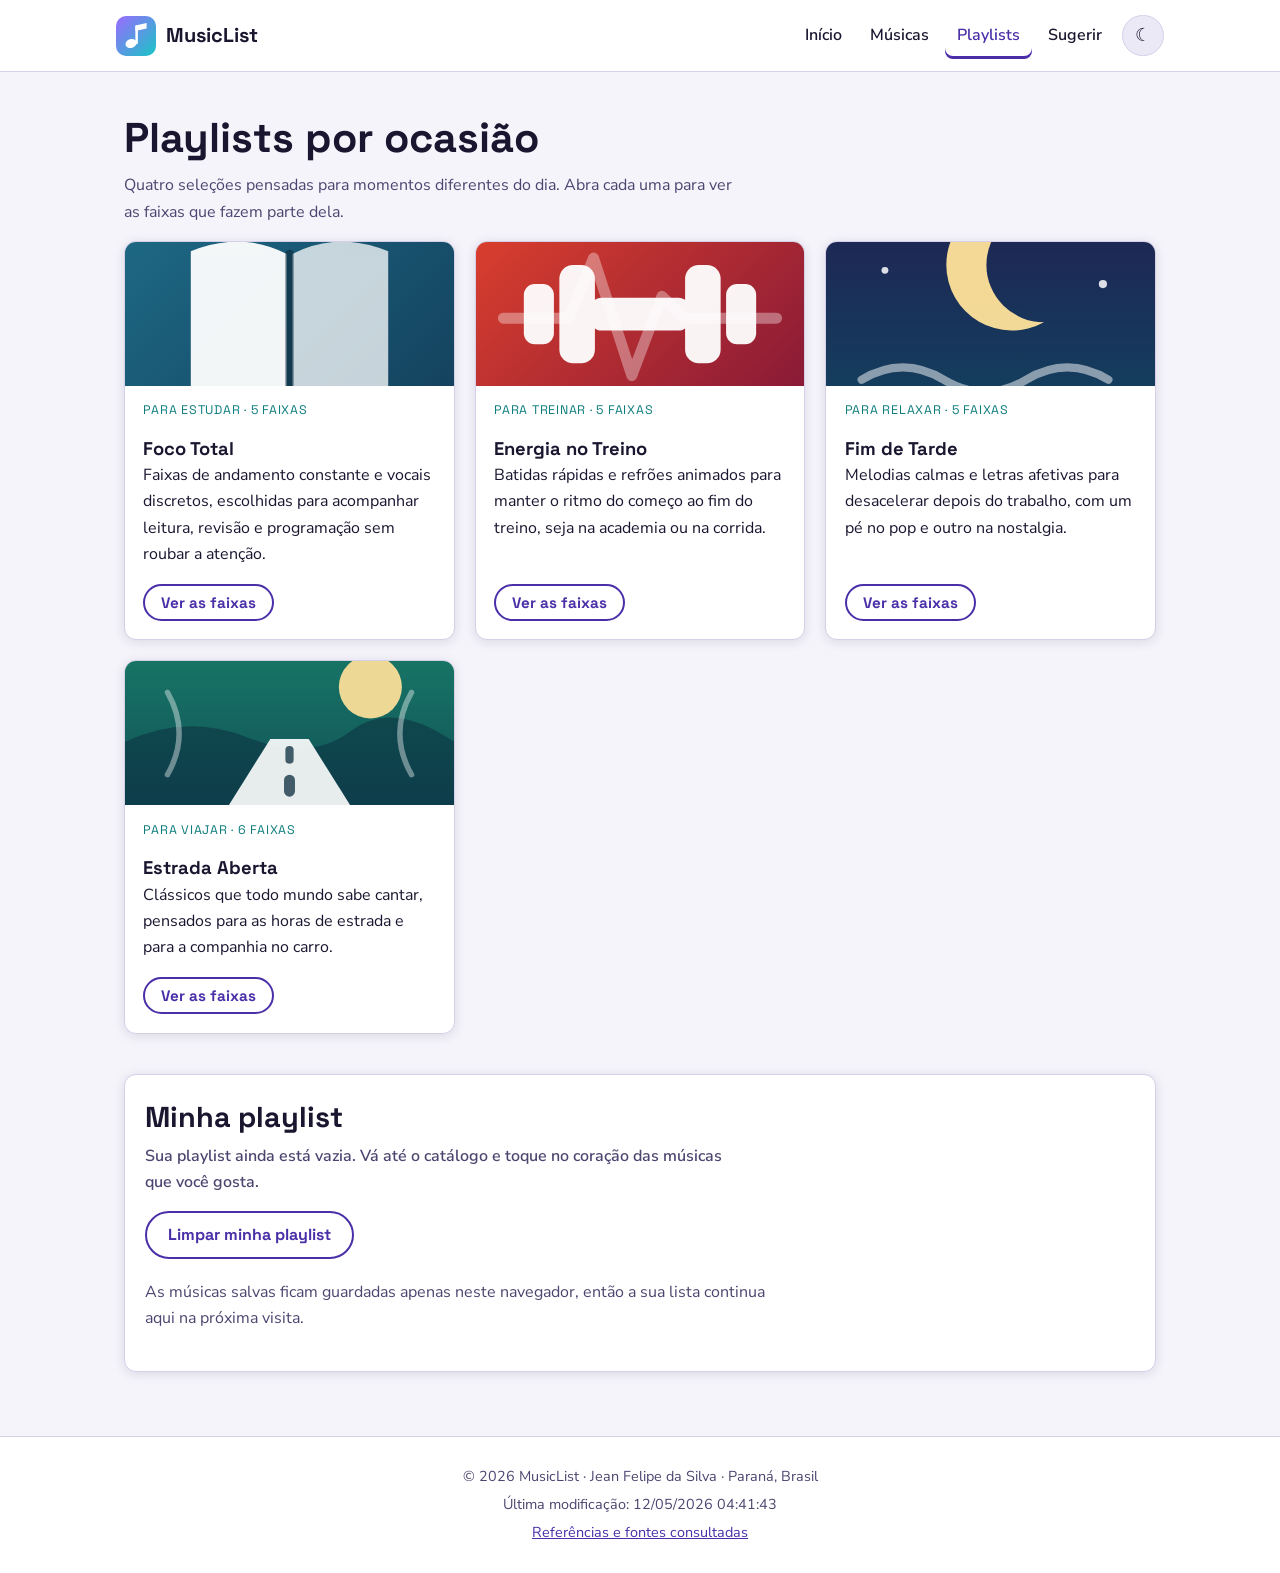
<file: projeto/playlists.html>
<!DOCTYPE html>
<html lang="pt-BR">
  <head>
    <meta charset="utf-8" />
    <meta name="viewport" content="width=device-width, initial-scale=1.0" />
    <title>Playlists por ocasião – MusicList</title>
    <meta
      name="description"
      content="Playlists do MusicList para estudar, treinar, relaxar e viajar, além da playlist montada com as músicas que você salvou como favoritas."
    />
    <meta name="author" content="Jean Felipe da Silva" />

    <link rel="icon" href="imagens/logo.svg" type="image/svg+xml" />
    <link rel="preconnect" href="https://fonts.googleapis.com" />
    <link rel="preconnect" href="https://fonts.gstatic.com" crossorigin />
    <link
      href="https://fonts.googleapis.com/css2?family=Nunito+Sans:wght@400;600;700&family=Space+Grotesk:wght@500;700&display=swap"
      rel="stylesheet"
    />
    <link rel="stylesheet" href="estilos/base.css" />
    <link rel="stylesheet" href="estilos/catalogo.css" />
    <link rel="stylesheet" href="estilos/playlists.css" />

    <script src="scripts/dados.js" defer></script>
    <script src="scripts/comum.js" defer></script>
    <script src="scripts/playlists.js" defer></script>
  </head>
  <body>
    <a class="pular" href="#principal">Pular para o conteúdo</a>

    <header class="cabecalho">
      <div class="barra">
        <a class="marca" href="index.html">
          <img src="imagens/logo.svg" alt="" width="40" height="40" />
          <span>MusicList</span>
        </a>

        <div class="acoes">
          <button
            type="button"
            id="alternarTema"
            class="botao-icone"
            aria-pressed="false"
            aria-label="Mudar para o tema escuro"
          >
            ☾
          </button>
          <button
            type="button"
            id="botaoMenu"
            class="botao-icone"
            aria-controls="navegacao"
            aria-expanded="false"
            aria-label="Abrir menu"
          >
            ☰
          </button>
        </div>

        <nav id="navegacao" aria-label="Navegação principal">
          <a href="index.html">Início</a>
          <a href="musicas.html">Músicas</a>
          <a class="atual" href="playlists.html" aria-current="page">
            Playlists
            <span class="contador" id="contadorFavoritos" hidden>
              <span class="visualmente-oculto">favoritas:</span>
              <span class="numero">0</span>
            </span>
          </a>
          <a href="sugerir.html">Sugerir</a>
        </nav>
      </div>
    </header>

    <main id="principal">
      <h1>Playlists por ocasião</h1>
      <p class="apoio">
        Quatro seleções pensadas para momentos diferentes do dia. Abra cada uma para ver
        as faixas que fazem parte dela.
      </p>

      <section aria-labelledby="tituloProntas">
        <h2 id="tituloProntas" class="visualmente-oculto">Playlists prontas</h2>
        <ul class="grade-playlists reservando" id="playlists"></ul>
      </section>

      <section class="minha-secao" aria-labelledby="tituloMinha">
        <h2 id="tituloMinha">Minha playlist</h2>
        <p class="resumo" id="resumoPlaylist" role="status"></p>

        <button type="button" class="botao-secundario" id="limparPlaylist" hidden>
          Limpar minha playlist
        </button>

        <ul class="lista-favoritos" id="minhaPlaylist"></ul>

        <p class="apoio">
          As músicas salvas ficam guardadas apenas neste navegador, então a sua lista
          continua aqui na próxima visita.
        </p>
      </section>
    </main>

    <footer class="rodape">
      <p>&copy; <span id="anoAtual"></span> MusicList · Jean Felipe da Silva · Paraná, Brasil</p>
      <p id="ultimaModificacao"></p>
      <p><a href="referencias.html">Referências e fontes consultadas</a></p>
    </footer>
  </body>
</html>
</file>
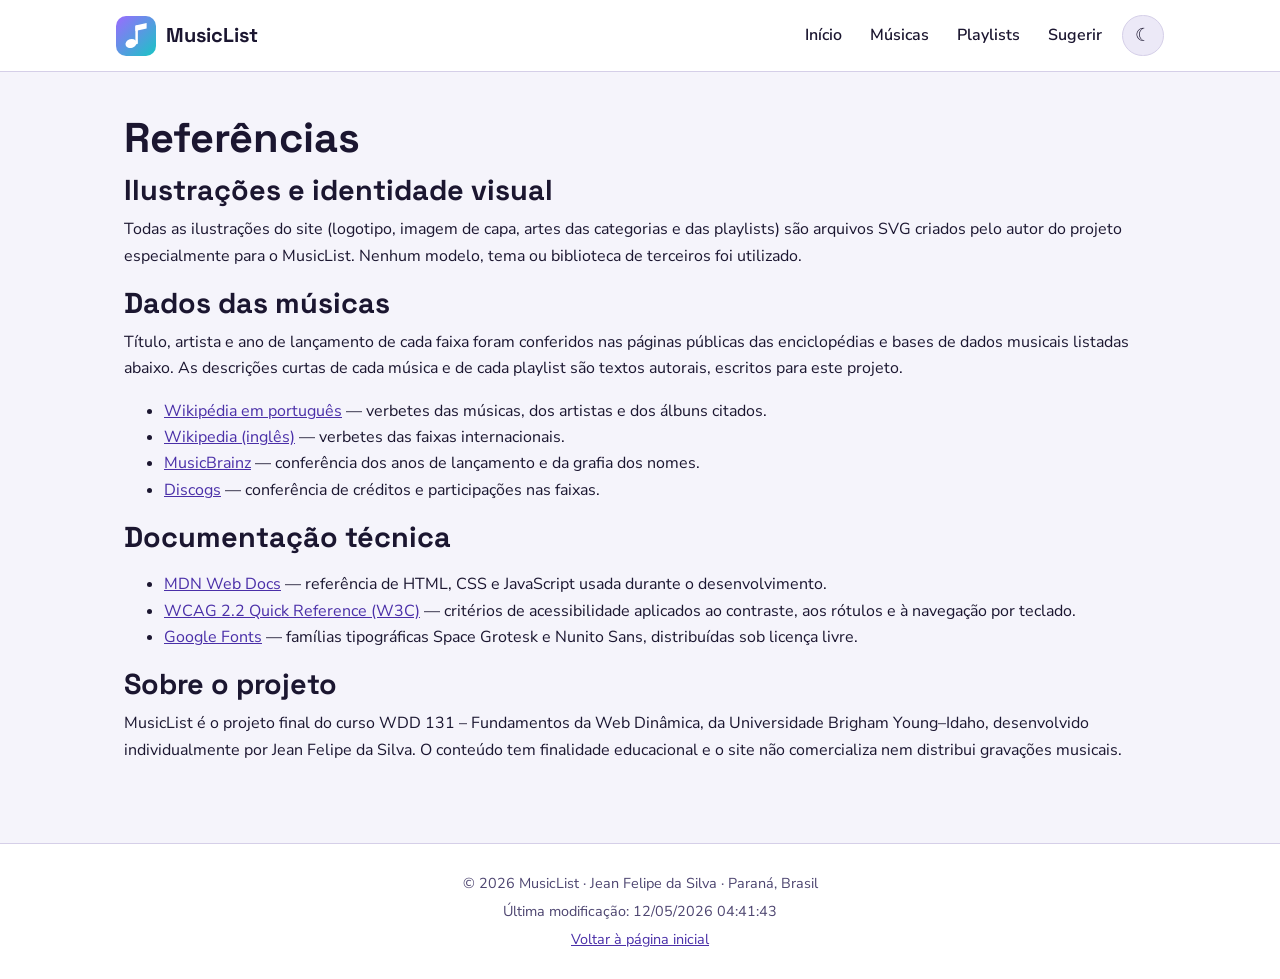
<file: projeto/referencias.html>
<!DOCTYPE html>
<html lang="pt-BR">
  <head>
    <meta charset="utf-8" />
    <meta name="viewport" content="width=device-width, initial-scale=1.0" />
    <title>Referências – MusicList</title>
    <meta
      name="description"
      content="Fontes consultadas para os dados das músicas do MusicList e informações sobre a autoria das ilustrações do site."
    />
    <meta name="author" content="Jean Felipe da Silva" />

    <link rel="icon" href="imagens/logo.svg" type="image/svg+xml" />
    <link rel="preconnect" href="https://fonts.googleapis.com" />
    <link rel="preconnect" href="https://fonts.gstatic.com" crossorigin />
    <link
      href="https://fonts.googleapis.com/css2?family=Nunito+Sans:wght@400;600;700&family=Space+Grotesk:wght@500;700&display=swap"
      rel="stylesheet"
    />
    <link rel="stylesheet" href="estilos/base.css" />

    <script src="scripts/comum.js" defer></script>
  </head>
  <body>
    <a class="pular" href="#principal">Pular para o conteúdo</a>

    <header class="cabecalho">
      <div class="barra">
        <a class="marca" href="index.html">
          <img src="imagens/logo.svg" alt="" width="40" height="40" />
          <span>MusicList</span>
        </a>

        <div class="acoes">
          <button
            type="button"
            id="alternarTema"
            class="botao-icone"
            aria-pressed="false"
            aria-label="Mudar para o tema escuro"
          >
            ☾
          </button>
          <button
            type="button"
            id="botaoMenu"
            class="botao-icone"
            aria-controls="navegacao"
            aria-expanded="false"
            aria-label="Abrir menu"
          >
            ☰
          </button>
        </div>

        <nav id="navegacao" aria-label="Navegação principal">
          <a href="index.html">Início</a>
          <a href="musicas.html">Músicas</a>
          <a href="playlists.html">
            Playlists
            <span class="contador" id="contadorFavoritos" hidden>
              <span class="visualmente-oculto">favoritas:</span>
              <span class="numero">0</span>
            </span>
          </a>
          <a href="sugerir.html">Sugerir</a>
        </nav>
      </div>
    </header>

    <main id="principal">
      <h1>Referências</h1>

      <h2>Ilustrações e identidade visual</h2>
      <p>
        Todas as ilustrações do site (logotipo, imagem de capa, artes das categorias e das
        playlists) são arquivos SVG criados pelo autor do projeto especialmente para o
        MusicList. Nenhum modelo, tema ou biblioteca de terceiros foi utilizado.
      </p>

      <h2>Dados das músicas</h2>
      <p>
        Título, artista e ano de lançamento de cada faixa foram conferidos nas páginas
        públicas das enciclopédias e bases de dados musicais listadas abaixo. As
        descrições curtas de cada música e de cada playlist são textos autorais,
        escritos para este projeto.
      </p>
      <ul>
        <li>
          <a href="https://pt.wikipedia.org/" target="_blank" rel="noopener"
            >Wikipédia em português</a
          >
          — verbetes das músicas, dos artistas e dos álbuns citados.
        </li>
        <li>
          <a href="https://en.wikipedia.org/" target="_blank" rel="noopener"
            >Wikipedia (inglês)</a
          >
          — verbetes das faixas internacionais.
        </li>
        <li>
          <a href="https://musicbrainz.org/" target="_blank" rel="noopener">MusicBrainz</a>
          — conferência dos anos de lançamento e da grafia dos nomes.
        </li>
        <li>
          <a href="https://www.discogs.com/" target="_blank" rel="noopener">Discogs</a>
          — conferência de créditos e participações nas faixas.
        </li>
      </ul>

      <h2>Documentação técnica</h2>
      <ul>
        <li>
          <a
            href="https://developer.mozilla.org/pt-BR/docs/Web"
            target="_blank"
            rel="noopener"
            >MDN Web Docs</a
          >
          — referência de HTML, CSS e JavaScript usada durante o desenvolvimento.
        </li>
        <li>
          <a href="https://www.w3.org/WAI/WCAG22/quickref/" target="_blank" rel="noopener"
            >WCAG 2.2 Quick Reference (W3C)</a
          >
          — critérios de acessibilidade aplicados ao contraste, aos rótulos e à navegação
          por teclado.
        </li>
        <li>
          <a href="https://fonts.google.com/" target="_blank" rel="noopener">Google Fonts</a>
          — famílias tipográficas Space Grotesk e Nunito Sans, distribuídas sob licença
          livre.
        </li>
      </ul>

      <h2>Sobre o projeto</h2>
      <p>
        MusicList é o projeto final do curso WDD 131 – Fundamentos da Web Dinâmica, da
        Universidade Brigham Young–Idaho, desenvolvido individualmente por Jean Felipe da
        Silva. O conteúdo tem finalidade educacional e o site não comercializa nem
        distribui gravações musicais.
      </p>
    </main>

    <footer class="rodape">
      <p>&copy; <span id="anoAtual"></span> MusicList · Jean Felipe da Silva · Paraná, Brasil</p>
      <p id="ultimaModificacao"></p>
      <p><a href="index.html">Voltar à página inicial</a></p>
    </footer>
  </body>
</html>
</file>
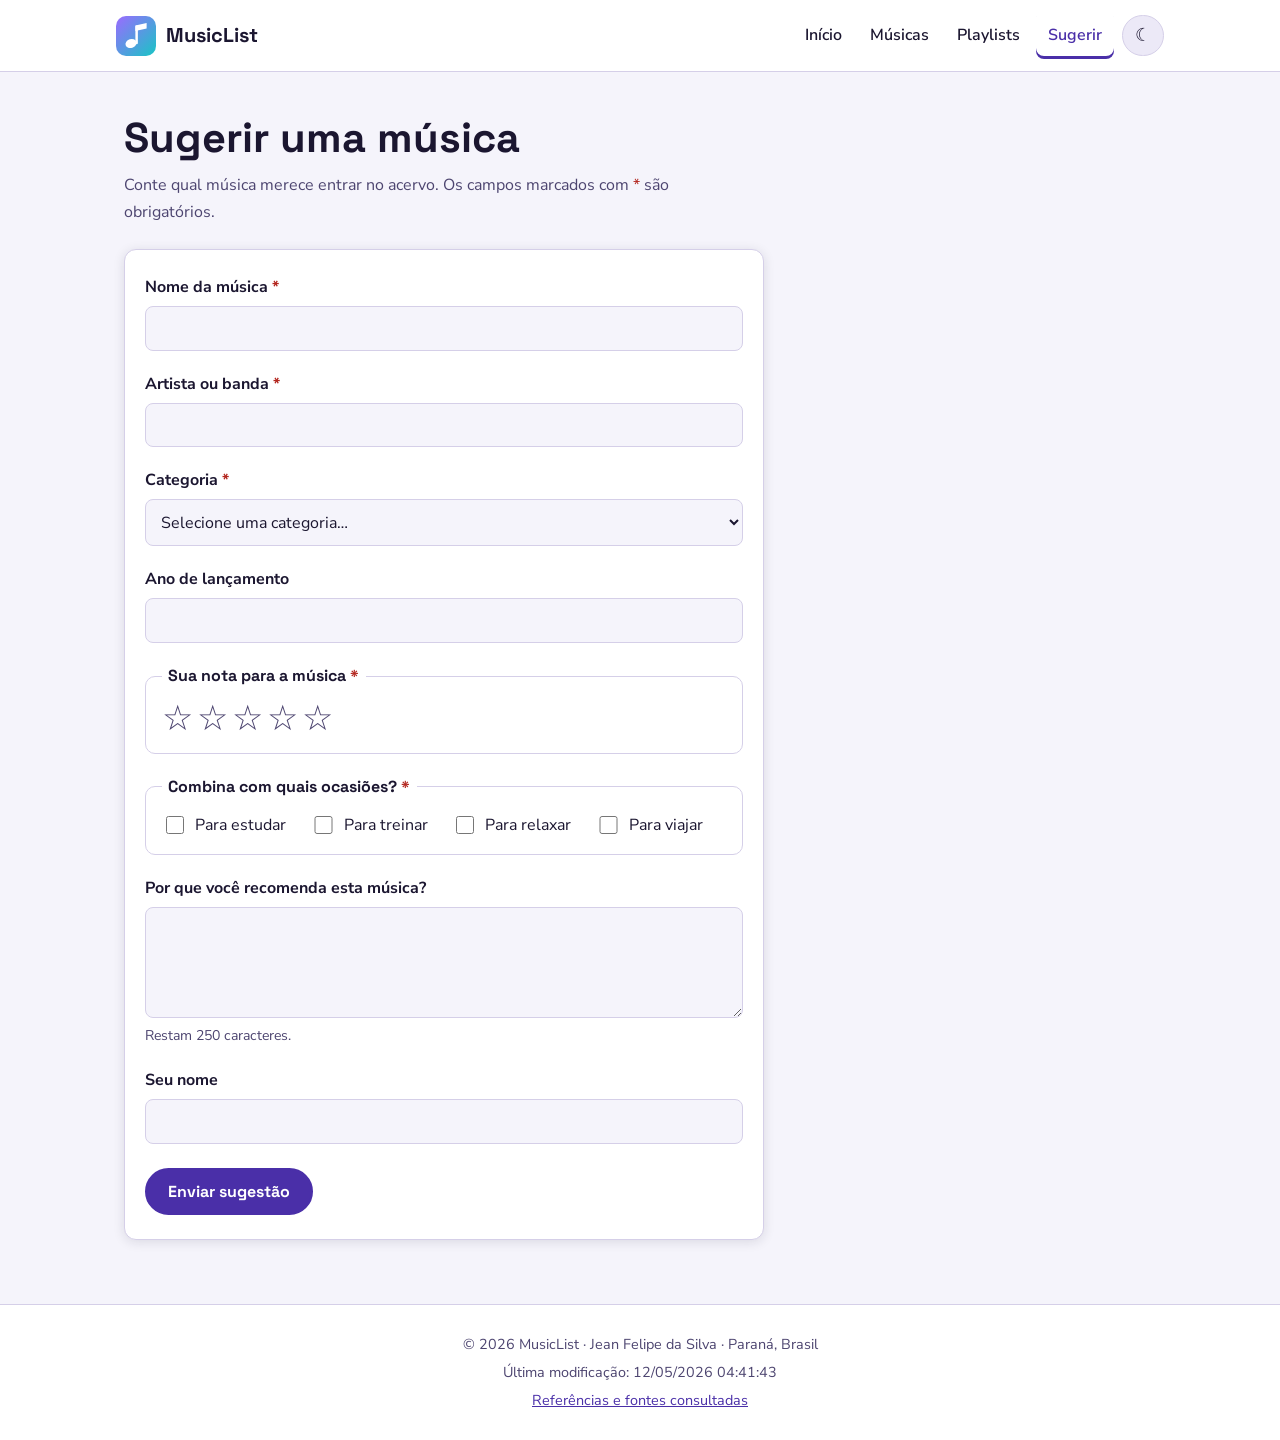
<file: projeto/sugerir.html>
<!DOCTYPE html>
<html lang="pt-BR">
  <head>
    <meta charset="utf-8" />
    <meta name="viewport" content="width=device-width, initial-scale=1.0" />
    <title>Sugerir uma música – MusicList</title>
    <meta
      name="description"
      content="Formulário do MusicList para sugerir uma música ao acervo, indicar a categoria, dar uma nota e dizer em quais ocasiões ela combina."
    />
    <meta name="author" content="Jean Felipe da Silva" />

    <link rel="icon" href="imagens/logo.svg" type="image/svg+xml" />
    <link rel="preconnect" href="https://fonts.googleapis.com" />
    <link rel="preconnect" href="https://fonts.gstatic.com" crossorigin />
    <link
      href="https://fonts.googleapis.com/css2?family=Nunito+Sans:wght@400;600;700&family=Space+Grotesk:wght@500;700&display=swap"
      rel="stylesheet"
    />
    <link rel="stylesheet" href="estilos/base.css" />
    <link rel="stylesheet" href="estilos/formulario.css" />

    <script src="scripts/dados.js" defer></script>
    <script src="scripts/comum.js" defer></script>
    <script src="scripts/sugerir.js" defer></script>
  </head>
  <body>
    <a class="pular" href="#principal">Pular para o conteúdo</a>

    <header class="cabecalho">
      <div class="barra">
        <a class="marca" href="index.html">
          <img src="imagens/logo.svg" alt="" width="40" height="40" />
          <span>MusicList</span>
        </a>

        <div class="acoes">
          <button
            type="button"
            id="alternarTema"
            class="botao-icone"
            aria-pressed="false"
            aria-label="Mudar para o tema escuro"
          >
            ☾
          </button>
          <button
            type="button"
            id="botaoMenu"
            class="botao-icone"
            aria-controls="navegacao"
            aria-expanded="false"
            aria-label="Abrir menu"
          >
            ☰
          </button>
        </div>

        <nav id="navegacao" aria-label="Navegação principal">
          <a href="index.html">Início</a>
          <a href="musicas.html">Músicas</a>
          <a href="playlists.html">
            Playlists
            <span class="contador" id="contadorFavoritos" hidden>
              <span class="visualmente-oculto">favoritas:</span>
              <span class="numero">0</span>
            </span>
          </a>
          <a class="atual" href="sugerir.html" aria-current="page">Sugerir</a>
        </nav>
      </div>
    </header>

    <main id="principal">
      <h1>Sugerir uma música</h1>
      <p class="apoio">
        Conte qual música merece entrar no acervo. Os campos marcados com
        <abbr title="obrigatório">*</abbr> são obrigatórios.
      </p>

      <form id="formularioSugestao" class="formulario" method="get" action="enviado.html">
        <p class="campo">
          <label for="titulo">Nome da música <abbr title="obrigatório">*</abbr></label>
          <input type="text" id="titulo" name="titulo" required maxlength="80" />
        </p>

        <p class="campo">
          <label for="artista">Artista ou banda <abbr title="obrigatório">*</abbr></label>
          <input type="text" id="artista" name="artista" required maxlength="80" />
        </p>

        <p class="campo">
          <label for="genero">Categoria <abbr title="obrigatório">*</abbr></label>
          <select id="genero" name="genero" required>
            <option value="">Selecione uma categoria…</option>
          </select>
        </p>

        <p class="campo">
          <label for="ano">Ano de lançamento</label>
          <input type="number" id="ano" name="ano" min="1900" max="2030" step="1" />
        </p>

        <fieldset class="notas">
          <legend>Sua nota para a música <abbr title="obrigatório">*</abbr></legend>
          <div class="estrelas">
            <input type="radio" id="nota5" name="nota" value="5" required />
            <label for="nota5"><span class="visualmente-oculto">5 estrelas</span></label>

            <input type="radio" id="nota4" name="nota" value="4" />
            <label for="nota4"><span class="visualmente-oculto">4 estrelas</span></label>

            <input type="radio" id="nota3" name="nota" value="3" />
            <label for="nota3"><span class="visualmente-oculto">3 estrelas</span></label>

            <input type="radio" id="nota2" name="nota" value="2" />
            <label for="nota2"><span class="visualmente-oculto">2 estrelas</span></label>

            <input type="radio" id="nota1" name="nota" value="1" />
            <label for="nota1"><span class="visualmente-oculto">1 estrela</span></label>
          </div>
        </fieldset>

        <fieldset class="ocasioes">
          <legend>Combina com quais ocasiões? <abbr title="obrigatório">*</abbr></legend>
          <p class="erro" id="erroOcasioes" role="alert" hidden>
            Marque pelo menos uma ocasião antes de enviar.
          </p>
          <div class="grupo-caixas" id="ocasioes"></div>
        </fieldset>

        <p class="campo">
          <label for="comentario">Por que você recomenda esta música?</label>
          <textarea id="comentario" name="comentario" rows="4"></textarea>
          <span class="ajuda" id="contadorTexto" aria-live="polite"></span>
        </p>

        <p class="campo">
          <label for="nome">Seu nome</label>
          <input type="text" id="nome" name="nome" maxlength="60" autocomplete="name" />
        </p>

        <p class="envio">
          <button type="submit" class="botao-principal">Enviar sugestão</button>
        </p>
      </form>
    </main>

    <footer class="rodape">
      <p>&copy; <span id="anoAtual"></span> MusicList · Jean Felipe da Silva · Paraná, Brasil</p>
      <p id="ultimaModificacao"></p>
      <p><a href="referencias.html">Referências e fontes consultadas</a></p>
    </footer>
  </body>
</html>
</file>
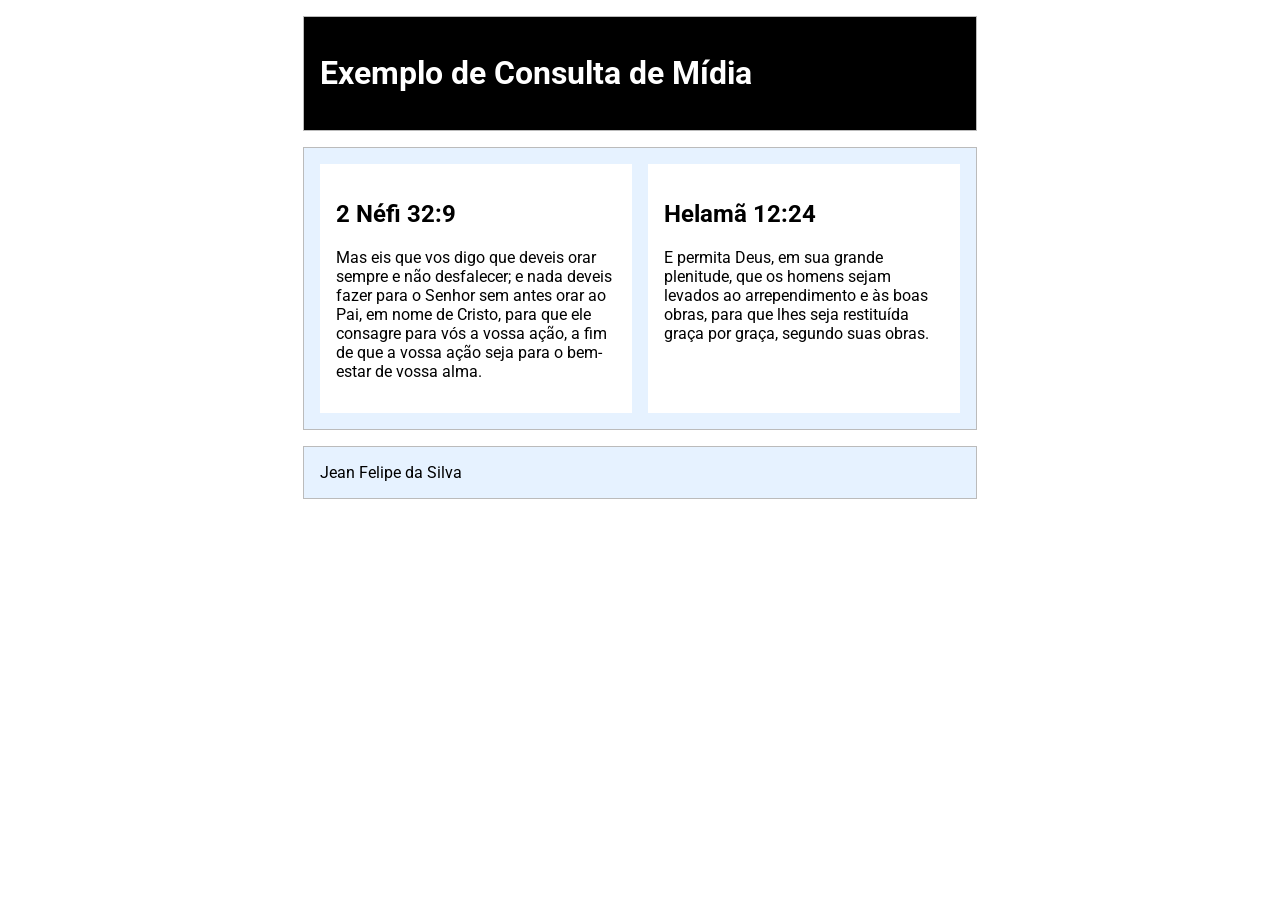
<file: semana02/consulta-de-midia.html>
<!DOCTYPE html>
<html lang="pt-BR">
  <head>
    <meta charset="utf-8" />
    <meta name="viewport" content="width=device-width, initial-scale=1.0" />
    <title>WDD 131 – Exemplo de Consulta de Mídia</title>
    <meta
      name="description"
      content="Página de exemplo da atividade de aprendizagem sobre consulta de mídia."
    />
    <meta name="author" content="Jean Felipe da Silva" />
    <link rel="preconnect" href="https://fonts.googleapis.com" />
    <link rel="preconnect" href="https://fonts.gstatic.com" crossorigin />
    <link
      href="https://fonts.googleapis.com/css2?family=Roboto&display=swap"
      rel="stylesheet"
    />
    <link rel="stylesheet" href="estilos/consulta-de-midia.css" />
    <link rel="stylesheet" href="estilos/consulta-de-midia-grande.css" />
  </head>
  <body>
    <header>
      <h1>Exemplo de Consulta de Mídia</h1>
    </header>
    <main>
      <section>
        <h2>2 Néfi 32:9</h2>
        <p>
          Mas eis que vos digo que deveis orar sempre e não desfalecer; e nada
          deveis fazer para o Senhor sem antes orar ao Pai, em nome de Cristo,
          para que ele consagre para vós a vossa ação, a fim de que a vossa ação
          seja para o bem-estar de vossa alma.
        </p>
      </section>
      <section>
        <h2>Helamã 12:24</h2>
        <p>
          E permita Deus, em sua grande plenitude, que os homens sejam levados
          ao arrependimento e às boas obras, para que lhes seja restituída graça
          por graça, segundo suas obras.
        </p>
      </section>
    </main>
    <footer>Jean Felipe da Silva</footer>
  </body>
</html>
</file>
<file: estilos/base.css>
:root {
  --cor-primaria: #1f3a5f;
  --cor-secundaria: #3d6ea5;
  --cor-destaque: #f2b134;
  --cor-fundo: #f4f6f9;
  --cor-cartao: #ffffff;
  --cor-texto: #1c2733;
  --fonte-titulo: "Poppins", sans-serif;
  --fonte-corpo: "Nunito Sans", sans-serif;
}

* {
  box-sizing: border-box;
}

body {
  margin: 0;
  font-family: var(--fonte-corpo);
  color: var(--cor-texto);
  background-color: var(--cor-fundo);
  line-height: 1.6;
}

/* ---------- Cabeçalho ---------- */
header {
  background-color: var(--cor-primaria);
  color: #ffffff;
  padding: 1rem;
  text-align: center;
}

header span {
  display: block;
  font-size: 0.9rem;
  letter-spacing: 0.05em;
  color: var(--cor-destaque);
  text-transform: uppercase;
}

header h1 {
  font-family: var(--fonte-titulo);
  margin: 0.25rem 0 1rem;
  font-size: 1.8rem;
}

/* ---------- Navegação (Flexbox) ---------- */
nav {
  display: flex;
  flex-wrap: wrap;
  justify-content: center;
  gap: 0.5rem;
}

nav a {
  color: #ffffff;
  text-decoration: none;
  padding: 0.5rem 1rem;
  border-radius: 4px;
  background-color: var(--cor-secundaria);
  transition: background-color 0.2s ease, transform 0.2s ease;
}

nav a:hover,
nav a:focus {
  background-color: var(--cor-destaque);
  color: var(--cor-primaria);
  transform: translateY(-2px);
}

/* ---------- Conteúdo principal ---------- */
main {
  max-width: 960px;
  margin: 2rem auto;
  padding: 0 1rem;
}

main h1 {
  font-family: var(--fonte-titulo);
  text-align: center;
  color: var(--cor-primaria);
}

/* ---------- Cartões (Grid) ---------- */
.card {
  display: grid;
  grid-template-columns: 1fr;
  gap: 1rem;
  background-color: var(--cor-cartao);
  border-radius: 8px;
  padding: 1.5rem;
  margin-bottom: 2rem;
  box-shadow: 0 2px 8px rgba(31, 58, 95, 0.12);
}

.card h2 {
  font-family: var(--fonte-titulo);
  color: var(--cor-secundaria);
  margin: 0;
}

.card img {
  width: 100%;
  height: auto;
  border-radius: 6px;
}

@media (min-width: 600px) {
  .card {
    grid-template-columns: 300px 1fr;
    align-items: center;
  }

  .card h2 {
    grid-column: 1 / -1;
  }
}

/* ---------- Rodapé ---------- */
footer {
  background-color: var(--cor-primaria);
  color: #ffffff;
  text-align: center;
  padding: 1rem;
  font-size: 0.9rem;
}

footer p {
  margin: 0.25rem 0;
}
</file>
<file: projeto/estilos/base.css>
/* ---------------------------------------------------------------------------
   MusicList — estilos comuns a todas as páginas
   Variáveis, cabeçalho, navegação, botões, rodapé e utilitários.
   O tema escuro é ativado pelo atributo data-tema no elemento <html>.
   --------------------------------------------------------------------------- */

:root {
  color-scheme: light;

  --fundo: #f5f4fb;
  --superficie: #ffffff;
  --superficie-suave: #ece9f7;
  --borda: #d5cfe8;
  --texto: #1b1630;
  --texto-suave: #4d4570;
  --primaria: #4a2fa8;
  --primaria-clara: #6b4ad0;
  --destaque: #0f7d7d;
  --sombra: 0 2px 12px rgba(27, 22, 48, 0.12);

  --titulo: "Space Grotesk", "Trebuchet MS", sans-serif;
  --corpo: "Nunito Sans", "Segoe UI", sans-serif;
  --largura: 1080px;
  --raio: 12px;
}

:root[data-tema="escuro"] {
  color-scheme: dark;

  --fundo: #131022;
  --superficie: #1e1938;
  --superficie-suave: #2a2350;
  --borda: #3d3568;
  --texto: #f1eefb;
  --texto-suave: #c0b7e2;
  --primaria: #a98cff;
  --primaria-clara: #c3aeff;
  --destaque: #57d6d6;
  --sombra: 0 2px 12px rgba(0, 0, 0, 0.45);
}

*,
*::before,
*::after {
  box-sizing: border-box;
}

body {
  margin: 0;
  background-color: var(--fundo);
  color: var(--texto);
  font-family: var(--corpo);
  font-size: 1rem;
  line-height: 1.65;
}

h1,
h2,
h3 {
  font-family: var(--titulo);
  line-height: 1.25;
  color: var(--texto);
}

h1 {
  font-size: clamp(1.8rem, 5vw, 2.6rem);
  margin: 0 0 0.5rem;
}

h2 {
  font-size: clamp(1.35rem, 3.5vw, 1.8rem);
  margin: 0 0 0.5rem;
}

h3 {
  font-size: 1.15rem;
  margin: 0 0 0.25rem;
}

p {
  margin: 0 0 1rem;
}

a {
  color: var(--primaria);
}

img {
  max-width: 100%;
  height: auto;
}

:focus-visible {
  outline: 3px solid var(--destaque);
  outline-offset: 2px;
}

/* ---------- Utilitários ---------- */
.visualmente-oculto {
  position: absolute;
  width: 1px;
  height: 1px;
  margin: -1px;
  padding: 0;
  overflow: hidden;
  clip-path: inset(50%);
  white-space: nowrap;
}

.pular {
  position: absolute;
  left: -999px;
  top: 0;
  z-index: 10;
  padding: 0.7rem 1rem;
  background-color: var(--superficie);
  color: var(--texto);
  font-weight: 700;
}

.pular:focus {
  left: 0.5rem;
  top: 0.5rem;
}

.etiqueta {
  display: inline-block;
  font-family: var(--titulo);
  font-size: 0.78rem;
  letter-spacing: 0.06em;
  text-transform: uppercase;
  color: var(--destaque);
}

.apoio {
  max-width: 62ch;
  color: var(--texto-suave);
}

/* ---------- Cabeçalho e navegação ---------- */
.cabecalho {
  background-color: var(--superficie);
  border-bottom: 1px solid var(--borda);
}

.barra {
  display: grid;
  grid-template-columns: 1fr auto;
  align-items: center;
  gap: 0.5rem;
  max-width: var(--largura);
  margin: 0 auto;
  padding: 0.75rem 1rem;
}

.marca {
  display: flex;
  align-items: center;
  gap: 0.6rem;
  font-family: var(--titulo);
  font-size: 1.25rem;
  font-weight: 700;
  color: var(--texto);
  text-decoration: none;
}

.acoes {
  display: flex;
  gap: 0.4rem;
}

.botao-icone {
  width: 2.6rem;
  height: 2.6rem;
  font-size: 1.15rem;
  line-height: 1;
  color: var(--texto);
  background-color: var(--superficie-suave);
  border: 1px solid var(--borda);
  border-radius: 50%;
  cursor: pointer;
}

.botao-icone:hover {
  background-color: var(--borda);
}

#navegacao {
  display: none;
  grid-column: 1 / -1;
  flex-direction: column;
  border-top: 1px solid var(--borda);
  margin-top: 0.5rem;
  padding-top: 0.5rem;
}

#navegacao.aberto {
  display: flex;
}

#navegacao a {
  display: flex;
  align-items: center;
  gap: 0.45rem;
  padding: 0.65rem 0.75rem;
  border-radius: 8px;
  color: var(--texto);
  font-weight: 600;
  text-decoration: none;
}

#navegacao a:hover {
  background-color: var(--superficie-suave);
}

#navegacao a.atual {
  color: var(--primaria);
  box-shadow: inset 3px 0 0 var(--primaria);
}

.contador {
  min-width: 1.5rem;
  padding: 0 0.4rem;
  border-radius: 999px;
  background-color: var(--primaria);
  color: #ffffff;
  font-size: 0.8rem;
  font-weight: 700;
  text-align: center;
}

:root[data-tema="escuro"] .contador {
  color: #1b1630;
}

/* ---------- Conteúdo ---------- */
main {
  max-width: var(--largura);
  margin: 0 auto;
  padding: 2rem 1rem 3rem;
}

/* ---------- Botões e chamadas ---------- */
.botoes {
  display: flex;
  flex-wrap: wrap;
  gap: 0.75rem;
}

.botao-principal,
.botao-secundario {
  display: inline-block;
  padding: 0.7rem 1.3rem;
  border-radius: 999px;
  font-family: var(--titulo);
  font-size: 1rem;
  font-weight: 700;
  text-align: center;
  text-decoration: none;
  cursor: pointer;
}

.botao-principal {
  background-color: var(--primaria);
  border: 2px solid var(--primaria);
  color: #ffffff;
}

:root[data-tema="escuro"] .botao-principal {
  color: #16112c;
}

.botao-principal:hover {
  background-color: var(--primaria-clara);
  border-color: var(--primaria-clara);
}

.botao-secundario {
  background-color: transparent;
  border: 2px solid var(--primaria);
  color: var(--primaria);
}

.botao-secundario:hover {
  background-color: var(--superficie-suave);
}

/* ---------- Rodapé ---------- */
.rodape {
  background-color: var(--superficie);
  border-top: 1px solid var(--borda);
  padding: 1.5rem 1rem;
  text-align: center;
  font-size: 0.9rem;
  color: var(--texto-suave);
}

.rodape p {
  margin: 0.25rem 0;
}

/* ---------- Telas médias e grandes ---------- */
@media (min-width: 700px) {
  .barra {
    grid-template-columns: auto 1fr auto;
  }

  #botaoMenu {
    display: none;
  }

  #navegacao {
    display: flex;
    grid-column: 2;
    grid-row: 1;
    flex-direction: row;
    justify-content: flex-end;
    gap: 0.25rem;
    margin-top: 0;
    padding-top: 0;
    border-top: none;
  }

  .acoes {
    grid-column: 3;
    grid-row: 1;
  }

  #navegacao a.atual {
    box-shadow: inset 0 -3px 0 var(--primaria);
  }

  main {
    padding: 2.5rem 1.5rem 4rem;
  }
}
</file>
<file: projeto/estilos/catalogo.css>
/* ---------------------------------------------------------------------------
   MusicList — cartões e grades
   Usado pelas páginas de início, catálogo e playlists. Todos os cartões seguem
   o mesmo formato (imagem em faixa + bloco de texto) para manter a repetição
   visual entre as páginas.
   --------------------------------------------------------------------------- */

.grade-destaques,
.grade-generos,
.grade-musicas,
.grade-playlists {
  display: grid;
  grid-template-columns: repeat(auto-fill, minmax(260px, 1fr));
  gap: 1.25rem;
  margin: 0 0 2.5rem;
  padding: 0;
  list-style: none;
}

.grade-playlists {
  grid-template-columns: repeat(auto-fill, minmax(300px, 1fr));
}

.cartao-destaque,
.cartao-genero,
.cartao-musica,
.cartao-playlist {
  position: relative;
  display: flex;
  flex-direction: column;
  background-color: var(--superficie);
  border: 1px solid var(--borda);
  border-radius: var(--raio);
  box-shadow: var(--sombra);
  overflow: hidden;
}

.cartao-destaque img,
.cartao-genero img,
.cartao-musica img,
.cartao-playlist img {
  display: block;
  width: 100%;
  aspect-ratio: 16 / 7;
  object-fit: cover;
}

.cartao-genero a {
  display: flex;
  flex-direction: column;
  height: 100%;
  color: inherit;
  text-decoration: none;
}

.cartao-genero a:hover h3 {
  text-decoration: underline;
}

.cartao-genero h3,
.cartao-genero p,
.cartao-genero .etiqueta {
  padding-inline: 1.15rem;
}

.cartao-genero h3 {
  padding-top: 0.9rem;
}

.cartao-genero p {
  color: var(--texto-suave);
}

.cartao-genero .etiqueta {
  margin-top: auto;
  padding-bottom: 1.15rem;
}

.conteudo-cartao {
  display: flex;
  flex: 1;
  flex-direction: column;
  padding: 0.9rem 1.15rem 1.15rem;
}

.conteudo-cartao h3 {
  margin-bottom: 0.15rem;
}

.conteudo-cartao > p:last-child {
  margin-bottom: 0;
}

.artista {
  margin: 0 0 0.6rem;
  font-weight: 700;
  color: var(--texto-suave);
}
</file>
<file: projeto/estilos/inicio.css>
/* ---------------------------------------------------------------------------
   MusicList — página inicial
   Capa, faixa de números e blocos de seção.
   --------------------------------------------------------------------------- */

.capa {
  background-color: var(--superficie);
  border: 1px solid var(--borda);
  border-radius: var(--raio);
  box-shadow: var(--sombra);
  overflow: hidden;
  margin-bottom: 2.5rem;
}

.capa-imagem {
  display: block;
  width: 100%;
  aspect-ratio: 16 / 8;
  object-fit: cover;
}

.capa-texto {
  padding: 1.5rem 1.25rem 1.75rem;
}

.chamada {
  max-width: 60ch;
  font-size: 1.05rem;
  color: var(--texto-suave);
}

.aviso {
  padding: 0.7rem 0.9rem;
  border-left: 4px solid var(--destaque);
  border-radius: 0 8px 8px 0;
  background-color: var(--superficie-suave);
  font-weight: 600;
}

.secao {
  margin-bottom: 2.75rem;
}

.numeros {
  display: grid;
  grid-template-columns: repeat(auto-fit, minmax(150px, 1fr));
  gap: 1rem;
  margin-top: 1rem;
}

.numero-item {
  padding: 1rem;
  background-color: var(--superficie);
  border: 1px solid var(--borda);
  border-radius: var(--raio);
  text-align: center;
}

.numero-item .valor {
  display: block;
  font-family: var(--titulo);
  font-size: 1.65rem;
  font-weight: 700;
  color: var(--primaria);
}

.numero-item .rotulo {
  display: block;
  font-size: 0.9rem;
  color: var(--texto-suave);
}

/* Reserva a altura mínima dos blocos montados pelo JavaScript. A classe é
   removida logo após a montagem, evitando que o restante da página salte
   quando os cartões aparecem. */
#numeros.reservando {
  min-height: 100px;
}

#destaques.reservando {
  min-height: 700px;
}

#generos.reservando {
  min-height: 650px;
}

.chamada-final {
  padding: 1.5rem 1.25rem;
  background-color: var(--superficie);
  border: 1px solid var(--borda);
  border-radius: var(--raio);
  box-shadow: var(--sombra);
}

.chamada-final p {
  max-width: 60ch;
  color: var(--texto-suave);
}

@media (min-width: 860px) {
  .capa {
    display: grid;
    grid-template-columns: 1fr 1fr;
    align-items: center;
  }

  .capa-imagem {
    height: 100%;
    aspect-ratio: auto;
  }

  .capa-texto {
    padding: 2rem;
  }
}
</file>
<file: estilos/formulario.css>
:root {
  --cor-primaria: #1f3a5f;
  --cor-secundaria: #3d6ea5;
  --cor-destaque: #f2b134;
  --cor-fundo: #f4f6f9;
  --cor-cartao: #ffffff;
  --cor-texto: #1c2733;
  --cor-borda: #c7d0da;
  --fonte-titulo: "Poppins", sans-serif;
  --fonte-corpo: "Nunito Sans", sans-serif;
}

* {
  box-sizing: border-box;
}

body {
  margin: 0;
  font-family: var(--fonte-corpo);
  color: var(--cor-texto);
  background-color: var(--cor-fundo);
  line-height: 1.6;
}

/* ---------- Cabeçalho ---------- */
header {
  position: relative;
  background-color: var(--cor-primaria);
  color: #ffffff;
  padding: 1rem;
}

.titulo-site {
  display: block;
  font-family: var(--fonte-titulo);
  font-size: 1.4rem;
  font-weight: 700;
  color: var(--cor-destaque);
}

#menu {
  position: absolute;
  top: 1rem;
  right: 1rem;
  font-size: 1.5rem;
  line-height: 1;
  background: none;
  border: none;
  color: #ffffff;
  cursor: pointer;
}

nav {
  display: none;
  flex-direction: column;
  margin-top: 1rem;
}

nav.aberto {
  display: flex;
}

nav a {
  color: #ffffff;
  text-decoration: none;
  padding: 0.6rem 1rem;
  border-top: 1px solid rgba(255, 255, 255, 0.2);
  transition: background-color 0.2s ease, color 0.2s ease;
}

nav a:hover,
nav a:focus {
  background-color: var(--cor-destaque);
  color: var(--cor-primaria);
}

/* ---------- Conteúdo principal ---------- */
main {
  max-width: 640px;
  margin: 0 auto;
  padding: 1rem;
}

main h1 {
  font-family: var(--fonte-titulo);
  text-align: center;
  color: var(--cor-primaria);
}

/* ---------- Formulário ---------- */
.formulario-avaliacao {
  display: flex;
  flex-direction: column;
  gap: 1.25rem;
  background-color: var(--cor-cartao);
  border-radius: 10px;
  padding: 1.5rem;
  box-shadow: 0 2px 10px rgba(31, 58, 95, 0.12);
}

.formulario-avaliacao > label {
  display: flex;
  flex-direction: column;
  gap: 0.35rem;
  font-weight: 600;
  color: var(--cor-primaria);
}

select,
input[type="date"],
input[type="text"],
textarea {
  font-family: inherit;
  font-size: 1rem;
  padding: 0.6rem 0.7rem;
  border: 1px solid var(--cor-borda);
  border-radius: 6px;
  background-color: #ffffff;
  color: var(--cor-texto);
}

select:focus,
input:focus,
textarea:focus {
  outline: 3px solid rgba(61, 110, 165, 0.4);
  border-color: var(--cor-secundaria);
}

textarea {
  resize: vertical;
}

/* ---------- Fieldsets ---------- */
fieldset {
  border: 1px solid var(--cor-borda);
  border-radius: 8px;
  padding: 0.75rem 1rem 1rem;
}

legend {
  font-family: var(--fonte-titulo);
  font-weight: 600;
  color: var(--cor-primaria);
  padding: 0 0.4rem;
}

/* ---------- Classificação por estrelas ---------- */
.estrelas {
  display: flex;
  flex-direction: row-reverse;
  justify-content: flex-end;
  gap: 0.15rem;
  font-size: 2.4rem;
  line-height: 1;
}

.estrelas input[type="radio"] {
  position: absolute;
  opacity: 0;
  width: 1px;
  height: 1px;
}

.estrelas label {
  color: var(--cor-borda);
  cursor: pointer;
  transition: color 0.15s ease;
}

.estrelas input[type="radio"]:checked ~ label,
.estrelas label:hover,
.estrelas label:hover ~ label {
  color: var(--cor-destaque);
}

.estrelas input[type="radio"]:focus-visible + label {
  outline: 3px solid rgba(61, 110, 165, 0.5);
  border-radius: 4px;
}

/* ---------- Checkboxes ---------- */
.recursos {
  display: flex;
  flex-direction: column;
  gap: 0.5rem;
}

.checkbox {
  display: flex;
  align-items: center;
  gap: 0.5rem;
  font-weight: 400;
  color: var(--cor-texto);
  cursor: pointer;
}

.checkbox input {
  width: 1.1rem;
  height: 1.1rem;
}

/* ---------- Botão de envio ---------- */
.botao-enviar {
  font-family: var(--fonte-titulo);
  font-size: 1.05rem;
  font-weight: 600;
  color: #ffffff;
  background-color: var(--cor-secundaria);
  border: none;
  border-radius: 6px;
  padding: 0.8rem 1rem;
  cursor: pointer;
  transition: background-color 0.2s ease, transform 0.2s ease;
}

.botao-enviar:hover,
.botao-enviar:focus {
  background-color: var(--cor-primaria);
  transform: translateY(-2px);
}

/* ---------- Página de confirmação ---------- */
.confirmacao {
  background-color: var(--cor-cartao);
  border-radius: 10px;
  padding: 1.5rem;
  box-shadow: 0 2px 10px rgba(31, 58, 95, 0.12);
}

.confirmacao h2 {
  font-family: var(--fonte-titulo);
  color: var(--cor-secundaria);
  margin-top: 0;
}

.confirmacao .contador {
  font-size: 1.1rem;
  font-weight: 600;
  color: var(--cor-primaria);
}

.confirmacao dl {
  display: grid;
  grid-template-columns: auto 1fr;
  gap: 0.4rem 1rem;
  margin: 1rem 0 0;
}

.confirmacao dt {
  font-weight: 600;
  color: var(--cor-primaria);
}

.confirmacao dd {
  margin: 0;
}

.confirmacao .voltar {
  display: inline-block;
  margin-top: 1.25rem;
  color: var(--cor-secundaria);
  font-weight: 600;
}

/* ---------- Rodapé ---------- */
footer {
  background-color: var(--cor-primaria);
  color: #ffffff;
  text-align: center;
  padding: 1rem;
  font-size: 0.9rem;
  margin-top: 2rem;
}

footer p {
  margin: 0.25rem 0;
}

/* ---------- Visão mais ampla ---------- */
@media (min-width: 700px) {
  nav {
    display: flex;
    flex-direction: row;
    justify-content: flex-end;
    gap: 0.5rem;
    margin-top: 0;
  }

  #menu {
    display: none;
  }

  nav a {
    border-top: none;
    border-radius: 4px;
  }

  .recursos {
    flex-direction: row;
    flex-wrap: wrap;
    gap: 0.5rem 1.5rem;
  }
}
</file>
<file: estilos/local.css>
:root {
  --cor-primaria: #aa151b;
  --cor-secundaria: #c60b1e;
  --cor-destaque: #ffc400;
  --cor-fundo: #f6f3ee;
  --cor-cartao: #ffffff;
  --cor-texto: #241c1c;
  --fonte-titulo: "Poppins", sans-serif;
  --fonte-corpo: "Nunito Sans", sans-serif;
}

* {
  box-sizing: border-box;
}

body {
  margin: 0;
  font-family: var(--fonte-corpo);
  color: var(--cor-texto);
  background-color: var(--cor-fundo);
  line-height: 1.6;
}

/* ---------- Cabeçalho ---------- */
header {
  position: relative;
  background-color: var(--cor-primaria);
  color: #ffffff;
  padding: 1rem;
}

.titulo-site {
  display: block;
  font-family: var(--fonte-titulo);
  font-size: 1.4rem;
  font-weight: 700;
  color: var(--cor-destaque);
}

/* ---------- Botão hambúrguer ---------- */
#menu {
  position: absolute;
  top: 1rem;
  right: 1rem;
  font-size: 1.5rem;
  line-height: 1;
  background: none;
  border: none;
  color: #ffffff;
  cursor: pointer;
}

/* ---------- Navegação ---------- */
nav {
  display: none;
  flex-direction: column;
  margin-top: 1rem;
}

nav.aberto {
  display: flex;
}

nav a {
  color: #ffffff;
  text-decoration: none;
  padding: 0.6rem 1rem;
  border-top: 1px solid rgba(255, 255, 255, 0.2);
  transition: background-color 0.2s ease, color 0.2s ease;
}

nav a:hover,
nav a:focus {
  background-color: var(--cor-destaque);
  color: var(--cor-primaria);
}

/* ---------- Conteúdo principal ---------- */
main {
  max-width: 960px;
  margin: 0 auto;
  padding: 1rem;
}

main h1 {
  font-family: var(--fonte-titulo);
  text-align: center;
  color: var(--cor-primaria);
}

/* ---------- Imagem hero ---------- */
.hero img {
  display: block;
  width: 100%;
  height: auto;
  border-radius: 8px;
  box-shadow: 0 2px 10px rgba(36, 28, 28, 0.18);
}

/* ---------- Blocos de conteúdo ---------- */
.conteudo {
  display: grid;
  grid-template-columns: 1fr;
  gap: 1.5rem;
  margin-top: 1.5rem;
}

section {
  background-color: var(--cor-cartao);
  border-radius: 8px;
  padding: 1.25rem 1.5rem;
  box-shadow: 0 2px 8px rgba(36, 28, 28, 0.12);
}

section h2 {
  font-family: var(--fonte-titulo);
  color: var(--cor-secundaria);
  margin: 0 0 0.75rem;
  border-bottom: 3px solid var(--cor-destaque);
  padding-bottom: 0.35rem;
}

/* ---------- Seção de dados ---------- */
.dados dl {
  margin: 0;
  display: grid;
  grid-template-columns: auto 1fr;
  gap: 0.4rem 1rem;
}

.dados dt {
  font-weight: 600;
  color: var(--cor-primaria);
}

.dados dd {
  margin: 0;
}

/* ---------- Seção de clima ---------- */
.clima .icone-clima {
  display: block;
  margin-bottom: 0.5rem;
}

.clima .rotulo {
  font-weight: 600;
  color: var(--cor-primaria);
}

.clima p {
  margin: 0.35rem 0;
}

/* ---------- Rodapé ---------- */
footer {
  background-color: var(--cor-primaria);
  color: #ffffff;
  text-align: center;
  padding: 1rem;
  font-size: 0.9rem;
  margin-top: 2rem;
}

footer p {
  margin: 0.25rem 0;
}

/* ---------- Visão mais ampla ---------- */
@media (min-width: 700px) {
  nav {
    display: flex;
    flex-direction: row;
    justify-content: flex-end;
    gap: 0.5rem;
    margin-top: 0;
  }

  #menu {
    display: none;
  }

  nav a {
    border-top: none;
    border-radius: 4px;
  }

  .conteudo {
    grid-template-columns: 1fr 1fr;
    align-items: start;
  }

  /* Emoji do clima após o título "Clima" na visão larga */
  .clima h2::after {
    content: " ⛅";
  }

  /* Na visão larga usamos o emoji; o ícone SVG fica oculto */
  .clima .icone-clima {
    display: none;
  }
}
</file>
<file: estilos/templos.css>
:root {
  --cor-primaria: #1f3a5f;
  --cor-secundaria: #3d6ea5;
  --cor-destaque: #f2b134;
  --cor-fundo: #f4f6f9;
  --cor-cartao: #ffffff;
  --cor-texto: #1c2733;
  --fonte-titulo: "Poppins", sans-serif;
  --fonte-corpo: "Nunito Sans", sans-serif;
}

* {
  box-sizing: border-box;
}

body {
  margin: 0;
  font-family: var(--fonte-corpo);
  color: var(--cor-texto);
  background-color: var(--cor-fundo);
  line-height: 1.6;
}

/* ---------- Cabeçalho ---------- */
header {
  position: relative;
  background-color: var(--cor-primaria);
  color: #ffffff;
  padding: 1rem;
}

.titulo-site {
  display: block;
  font-family: var(--fonte-titulo);
  font-size: 1.4rem;
  font-weight: 700;
  color: var(--cor-destaque);
}

/* ---------- Botão hambúrguer ---------- */
#menu {
  position: absolute;
  top: 1rem;
  right: 1rem;
  font-size: 1.5rem;
  line-height: 1;
  background: none;
  border: none;
  color: #ffffff;
  cursor: pointer;
}

/* ---------- Navegação (Flexbox) ---------- */
nav {
  display: none;
  flex-direction: column;
  margin-top: 1rem;
}

nav.aberto {
  display: flex;
}

nav a {
  color: #ffffff;
  text-decoration: none;
  padding: 0.6rem 1rem;
  border-top: 1px solid rgba(255, 255, 255, 0.15);
  transition: background-color 0.2s ease, color 0.2s ease;
}

nav a:hover,
nav a:focus {
  background-color: var(--cor-destaque);
  color: var(--cor-primaria);
}

/* ---------- Conteúdo principal ---------- */
main {
  max-width: 800px;
  margin: 0 auto;
  padding: 1rem;
}

main h1 {
  font-family: var(--fonte-titulo);
  text-align: center;
  color: var(--cor-primaria);
}

/* ---------- Galeria (Grid – uma coluna no mobile) ---------- */
.galeria {
  display: grid;
  grid-template-columns: 1fr;
  gap: 1rem;
}

figure {
  margin: 0;
  background-color: var(--cor-cartao);
  border-radius: 8px;
  overflow: hidden;
  box-shadow: 0 2px 8px rgba(31, 58, 95, 0.12);
}

figure img {
  display: block;
  width: 100%;
  height: auto;
}

figcaption {
  padding: 0.75rem;
  text-align: center;
  font-weight: 600;
  color: var(--cor-secundaria);
}

/* ---------- Rodapé ---------- */
footer {
  background-color: var(--cor-primaria);
  color: #ffffff;
  text-align: center;
  padding: 1rem;
  font-size: 0.9rem;
}

footer p {
  margin: 0.25rem 0;
}
</file>
<file: estilos/templos-grandes.css>
/* Estilos para viewports maiores (a partir de 40rem / ~640px) */
@media (min-width: 40rem) {
  /* Oculta o botão hambúrguer e mostra a navegação em linha */
  #menu {
    display: none;
  }

  nav,
  nav.aberto {
    display: flex;
    flex-direction: row;
    justify-content: flex-end;
    gap: 0.5rem;
    margin-top: 0;
  }

  nav a {
    border-top: none;
    border-radius: 4px;
  }

  /* Grade responsiva: colunas automáticas com largura mínima */
  .galeria {
    grid-template-columns: repeat(auto-fit, minmax(220px, 1fr));
  }
}
</file>
<file: projeto/estilos/formulario.css>
/* ---------------------------------------------------------------------------
   MusicList — formulário de sugestão e página de confirmação
   --------------------------------------------------------------------------- */

:root {
  --estrela: #b8860b;
  --erro: #b3261e;
}

:root[data-tema="escuro"] {
  --erro: #ffb4ab;
}

.formulario,
.confirmacao {
  max-width: 640px;
  margin: 1.5rem 0 0;
  padding: 1.5rem 1.25rem;
  background-color: var(--superficie);
  border: 1px solid var(--borda);
  border-radius: var(--raio);
  box-shadow: var(--sombra);
}

/* ---------- Campos ---------- */
.campo {
  display: flex;
  flex-direction: column;
  gap: 0.35rem;
  margin: 0 0 1.25rem;
}

.campo label {
  font-weight: 700;
}

.campo input,
.campo select,
.campo textarea {
  padding: 0.65rem 0.7rem;
  font-family: inherit;
  font-size: 1rem;
  color: var(--texto);
  background-color: var(--fundo);
  border: 1px solid var(--borda);
  border-radius: 8px;
}

.campo textarea {
  resize: vertical;
}

.ajuda {
  font-size: 0.88rem;
  color: var(--texto-suave);
}

abbr[title] {
  color: var(--erro);
  text-decoration: none;
}

/* ---------- Conjuntos de opções ---------- */
fieldset {
  margin: 0 0 1.25rem;
  padding: 0.75rem 1rem 1rem;
  border: 1px solid var(--borda);
  border-radius: 10px;
}

legend {
  padding: 0 0.4rem;
  font-family: var(--titulo);
  font-weight: 700;
}

.grupo-caixas {
  display: flex;
  flex-wrap: wrap;
  gap: 0.5rem 1.5rem;
}

.caixa {
  display: flex;
  align-items: center;
  gap: 0.5rem;
  cursor: pointer;
}

.caixa input {
  width: 1.15rem;
  height: 1.15rem;
  accent-color: var(--primaria);
}

.erro {
  margin: 0 0 0.5rem;
  font-weight: 700;
  color: var(--erro);
}

.envio {
  margin: 1.5rem 0 0;
}

/* ---------- Nota em estrelas ---------- */
.estrelas {
  display: flex;
  flex-direction: row-reverse;
  justify-content: flex-end;
  gap: 0.25rem;
  font-size: 2.2rem;
  line-height: 1;
}

.estrelas input {
  position: absolute;
  width: 1px;
  height: 1px;
  opacity: 0;
}

.estrelas label {
  color: var(--texto-suave);
  cursor: pointer;
}

.estrelas label::before {
  content: "☆";
}

.estrelas input:checked ~ label,
.estrelas label:hover,
.estrelas label:hover ~ label {
  color: var(--estrela);
}

.estrelas input:checked ~ label::before,
.estrelas label:hover::before,
.estrelas label:hover ~ label::before {
  content: "★";
}

.estrelas input:focus-visible + label {
  outline: 3px solid var(--destaque);
  outline-offset: 2px;
}

/* ---------- Confirmação ---------- */
.saudacao {
  margin-top: 0;
  color: var(--primaria);
}

.total {
  font-weight: 700;
  color: var(--texto-suave);
}

.resumo {
  display: grid;
  grid-template-columns: 1fr;
  gap: 0.15rem 1rem;
  margin: 0 0 1.75rem;
  padding-top: 0.75rem;
  border-top: 1px solid var(--borda);
}

.resumo dt {
  font-weight: 700;
  color: var(--texto-suave);
}

.resumo dd {
  margin: 0 0 0.75rem;
}

@media (min-width: 600px) {
  .resumo {
    grid-template-columns: 12rem 1fr;
  }

  .resumo dd {
    margin-bottom: 0.35rem;
  }
}
</file>
<file: projeto/estilos/musicas.css>
/* ---------------------------------------------------------------------------
   MusicList — catálogo de músicas
   Barra de filtros, contagem de resultados e botão de favoritar.
   --------------------------------------------------------------------------- */

.filtros {
  margin: 1.5rem 0 1rem;
  padding: 1.15rem;
  background-color: var(--superficie);
  border: 1px solid var(--borda);
  border-radius: var(--raio);
  box-shadow: var(--sombra);
}

.campos {
  display: grid;
  grid-template-columns: repeat(auto-fit, minmax(220px, 1fr));
  gap: 1rem;
}

.campo {
  display: flex;
  flex-direction: column;
  gap: 0.3rem;
  margin: 0;
}

.campo label {
  font-weight: 700;
  color: var(--texto);
}

.campo input,
.campo select {
  padding: 0.6rem 0.7rem;
  font-family: inherit;
  font-size: 1rem;
  color: var(--texto);
  background-color: var(--fundo);
  border: 1px solid var(--borda);
  border-radius: 8px;
}

.chips {
  display: flex;
  flex-wrap: wrap;
  gap: 0.5rem;
  margin-top: 1rem;
}

.chip {
  padding: 0.45rem 1rem;
  font-family: var(--titulo);
  font-size: 0.95rem;
  font-weight: 500;
  color: var(--texto);
  background-color: var(--superficie-suave);
  border: 1px solid var(--borda);
  border-radius: 999px;
  cursor: pointer;
}

.chip:hover {
  border-color: var(--primaria);
}

.chip.ativo {
  color: #ffffff;
  background-color: var(--primaria);
  border-color: var(--primaria);
}

:root[data-tema="escuro"] .chip.ativo {
  color: #16112c;
}

.contagem {
  margin: 0 0 1rem;
  font-weight: 700;
  color: var(--texto-suave);
}

.sem-resultados {
  padding: 1rem 1.15rem;
  background-color: var(--superficie);
  border: 1px dashed var(--borda);
  border-radius: var(--raio);
  color: var(--texto-suave);
}

.cartao-musica .descricao {
  color: var(--texto-suave);
}

/* Reserva a altura mínima da galeria enquanto o JavaScript monta os cartões,
   para que o rodapé não salte no carregamento. A classe é removida depois da
   primeira montagem, então filtros com poucos resultados não deixam espaço em
   branco. O valor maior vale para o layout de uma coluna. */
#galeria.reservando {
  min-height: 2550px;
}

@media (max-width: 560px) {
  #galeria.reservando {
    min-height: 7500px;
  }
}

.botao-favorito {
  position: absolute;
  top: 0.6rem;
  right: 0.6rem;
  width: 2.6rem;
  height: 2.6rem;
  font-size: 1.3rem;
  line-height: 1;
  color: var(--primaria);
  background-color: var(--superficie);
  border: 1px solid var(--borda);
  border-radius: 50%;
  cursor: pointer;
}

.botao-favorito:hover {
  border-color: var(--primaria);
}

.botao-favorito[aria-pressed="true"] {
  color: #ffffff;
  background-color: var(--primaria);
  border-color: var(--primaria);
}

:root[data-tema="escuro"] .botao-favorito[aria-pressed="true"] {
  color: #16112c;
}
</file>
<file: projeto/estilos/playlists.css>
/* ---------------------------------------------------------------------------
   MusicList — playlists
   Lista de faixas de cada playlist e a playlist montada pelo visitante.
   --------------------------------------------------------------------------- */

.alternar-faixas {
  align-self: flex-start;
  margin-top: auto;
  padding: 0.45rem 1rem;
  font-size: 0.95rem;
}

.faixas {
  margin: 0;
  padding: 0 1.15rem 1.15rem;
  list-style: none;
  counter-reset: faixa;
}

.faixas li {
  display: grid;
  gap: 0.1rem;
  padding: 0.6rem 0 0.6rem 2rem;
  border-top: 1px solid var(--borda);
  counter-increment: faixa;
  position: relative;
}

.faixas li::before {
  content: counter(faixa) ".";
  position: absolute;
  left: 0;
  font-family: var(--titulo);
  font-weight: 700;
  color: var(--primaria);
}

.faixa-titulo {
  font-weight: 700;
}

.faixa-artista {
  color: var(--texto-suave);
}

/* Reserva a altura mínima da lista montada pelo JavaScript, removida assim que
   os cartões entram na página. */
#playlists.reservando {
  min-height: 780px;
}

/* ---------- Minha playlist ---------- */
.minha-secao {
  padding: 1.5rem 1.25rem;
  background-color: var(--superficie);
  border: 1px solid var(--borda);
  border-radius: var(--raio);
  box-shadow: var(--sombra);
}

.resumo {
  max-width: 60ch;
  font-weight: 600;
  color: var(--texto-suave);
}

.lista-favoritos {
  margin: 1.25rem 0;
  padding: 0;
  list-style: none;
}

.item-favorito {
  display: flex;
  flex-wrap: wrap;
  gap: 0.75rem;
  align-items: center;
  justify-content: space-between;
  padding: 0.85rem 0;
  border-top: 1px solid var(--borda);
}

.item-favorito h3 {
  margin: 0;
}

.item-favorito .artista {
  margin: 0 0 0.2rem;
}

.botao-remover {
  padding: 0.45rem 0.9rem;
  font-family: var(--titulo);
  font-size: 0.9rem;
  font-weight: 500;
  color: var(--primaria);
  background-color: var(--superficie-suave);
  border: 1px solid var(--borda);
  border-radius: 999px;
  cursor: pointer;
}

.botao-remover:hover {
  border-color: var(--primaria);
}
</file>
<file: semana02/estilos/consulta-de-midia.css>
body {
  font-family: 'Roboto', sans-serif;
}

header,
main,
footer {
  max-width: 640px;
  margin: 1rem auto;
  border: 1px solid #bbb;
  padding: 1rem;
  background-color: #e6f2ff;
}

main {
  display: grid;
  grid-template-columns: 1fr;
  grid-gap: 1rem;
}

section {
  padding: 1rem;
  background-color: #fff;
}
</file>
<file: semana02/estilos/consulta-de-midia-grande.css>
@media (min-width: 500px) {
  header {
    background-color: #000;
    color: #fff;
  }

  main {
    grid-template-columns: 1fr 1fr;
  }
}
</file>
